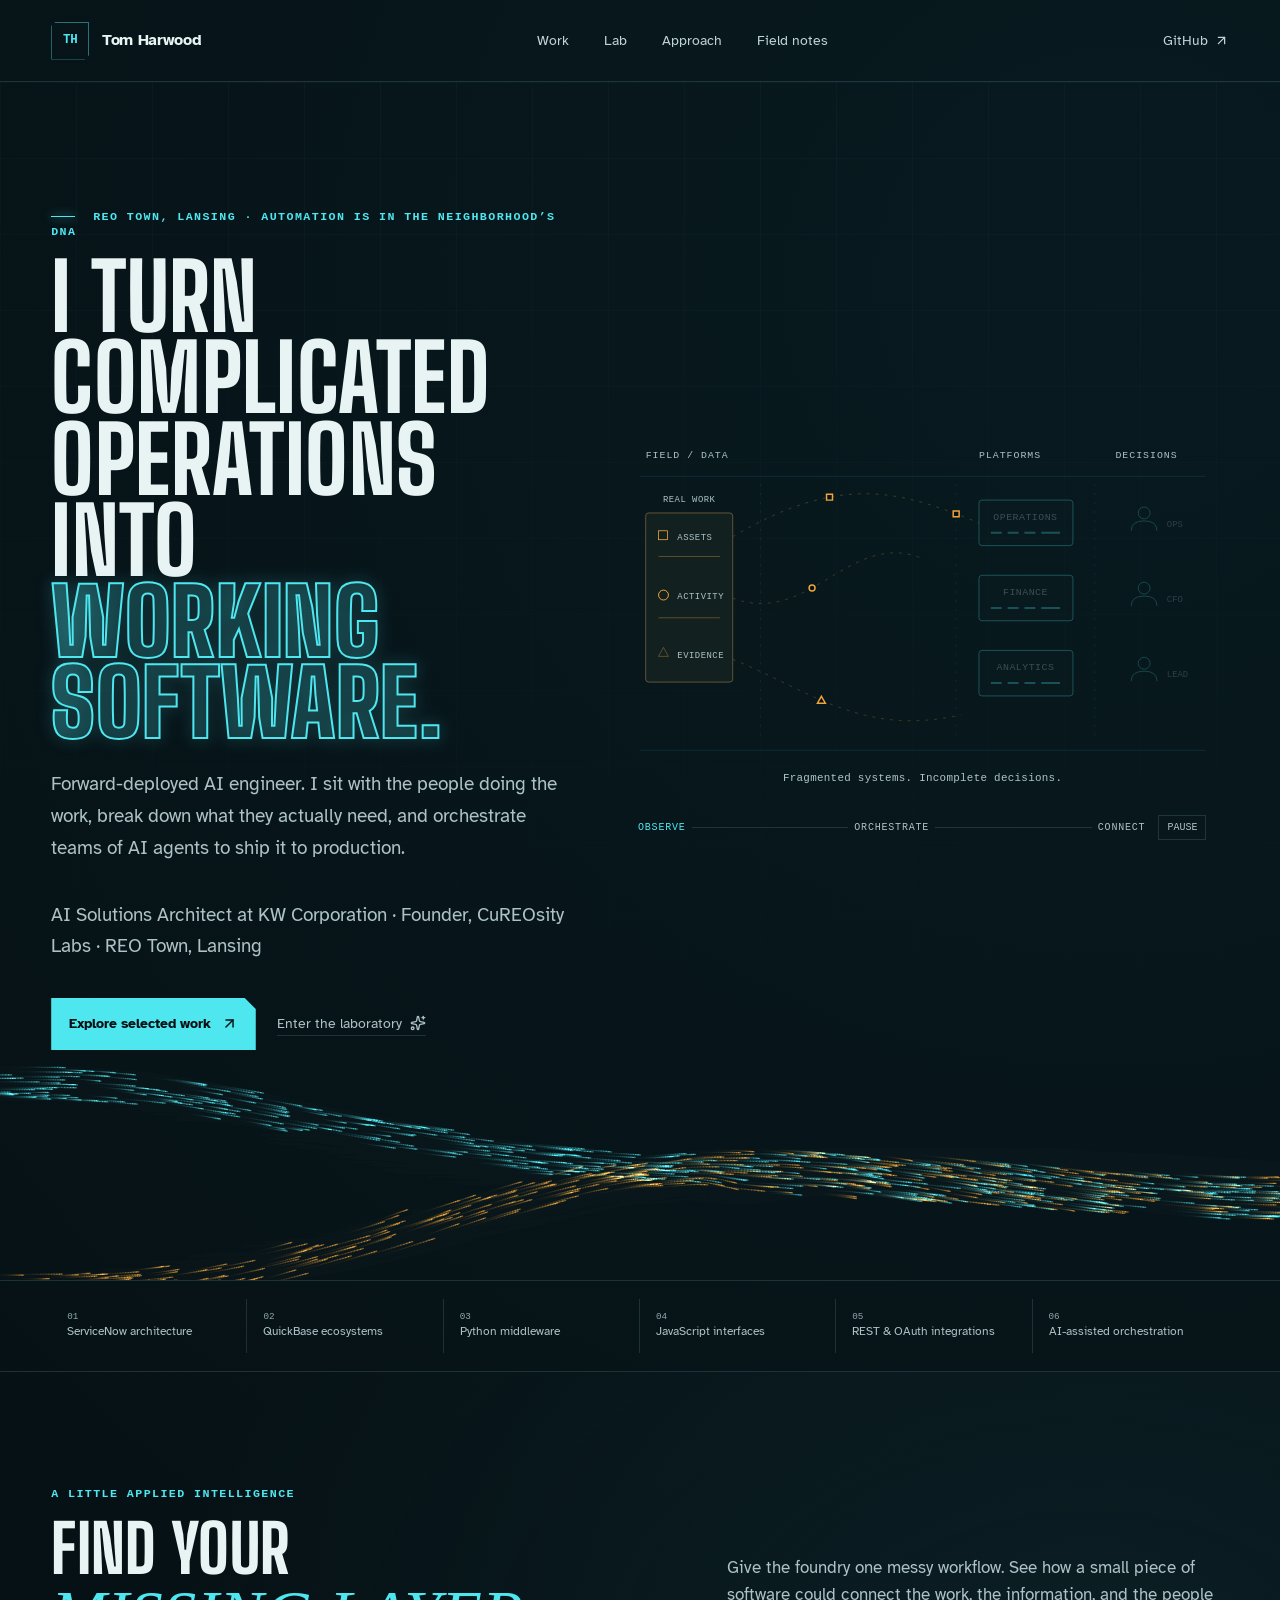
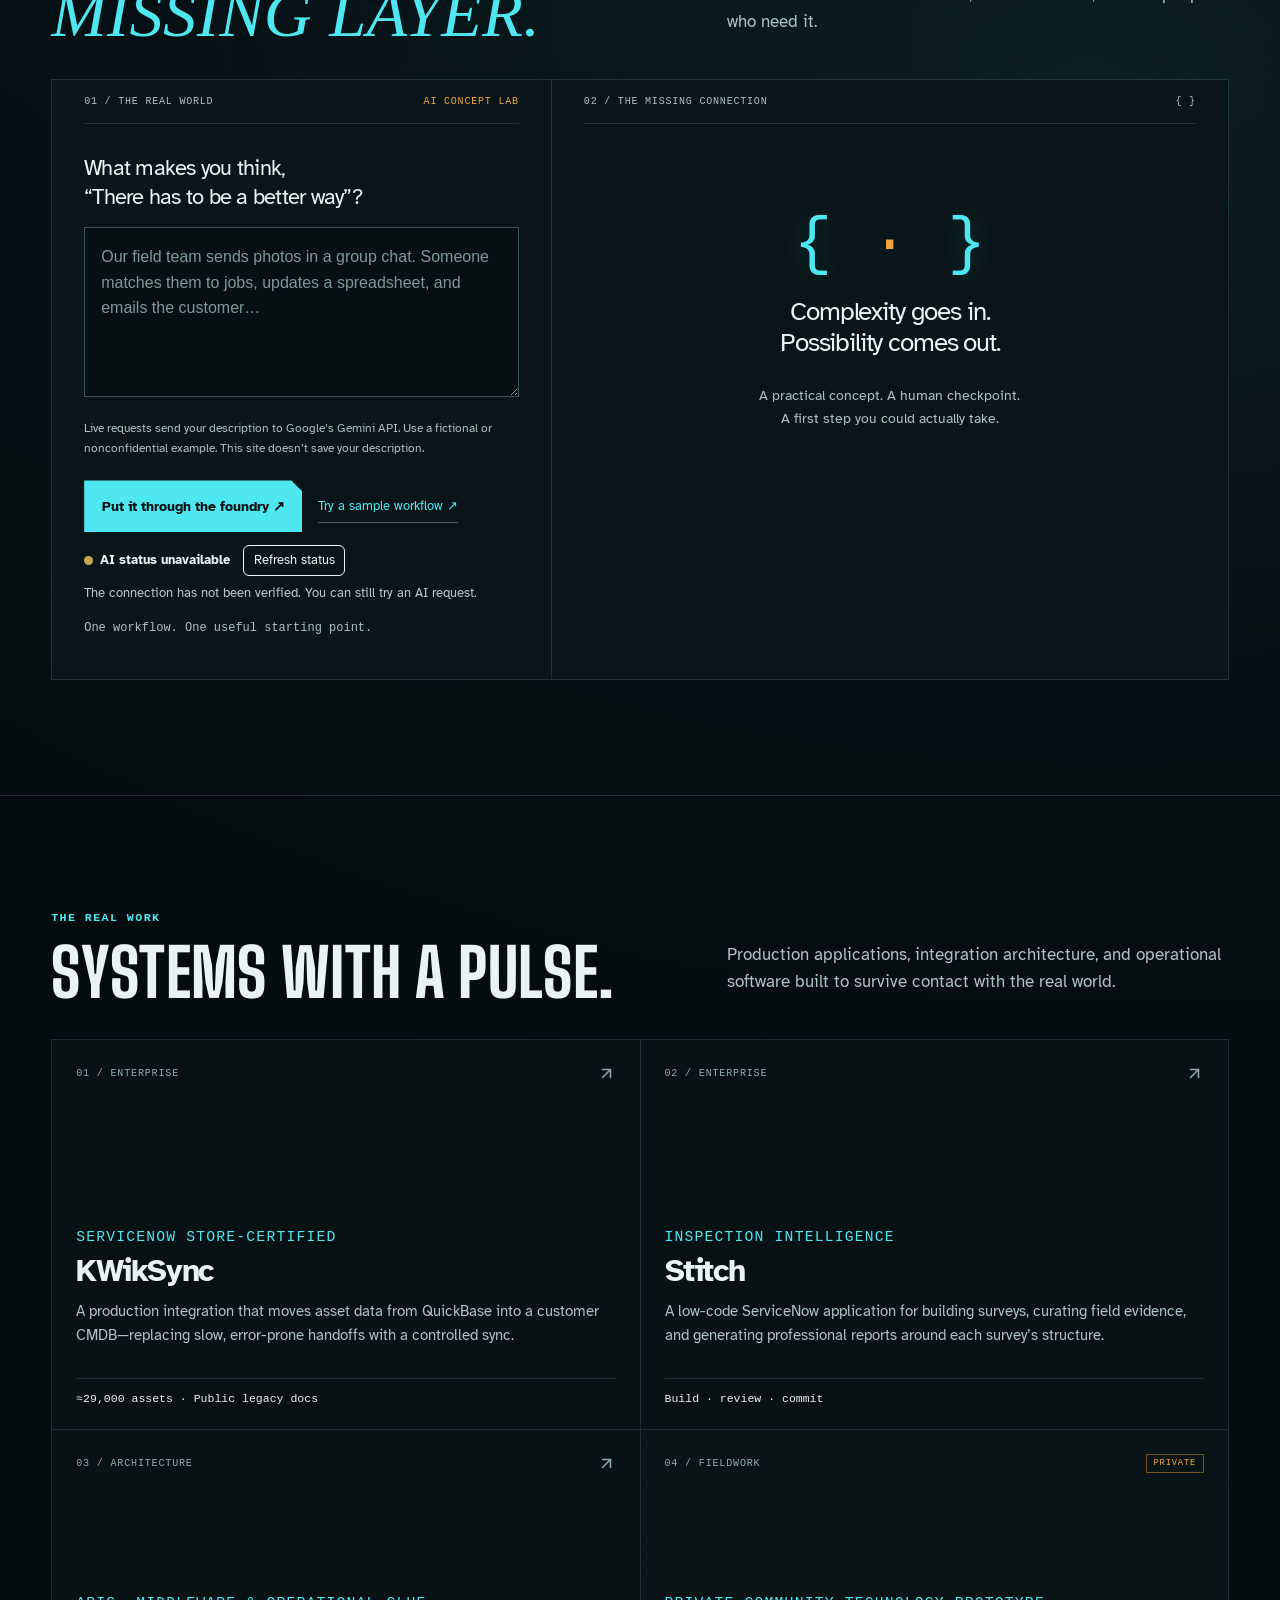
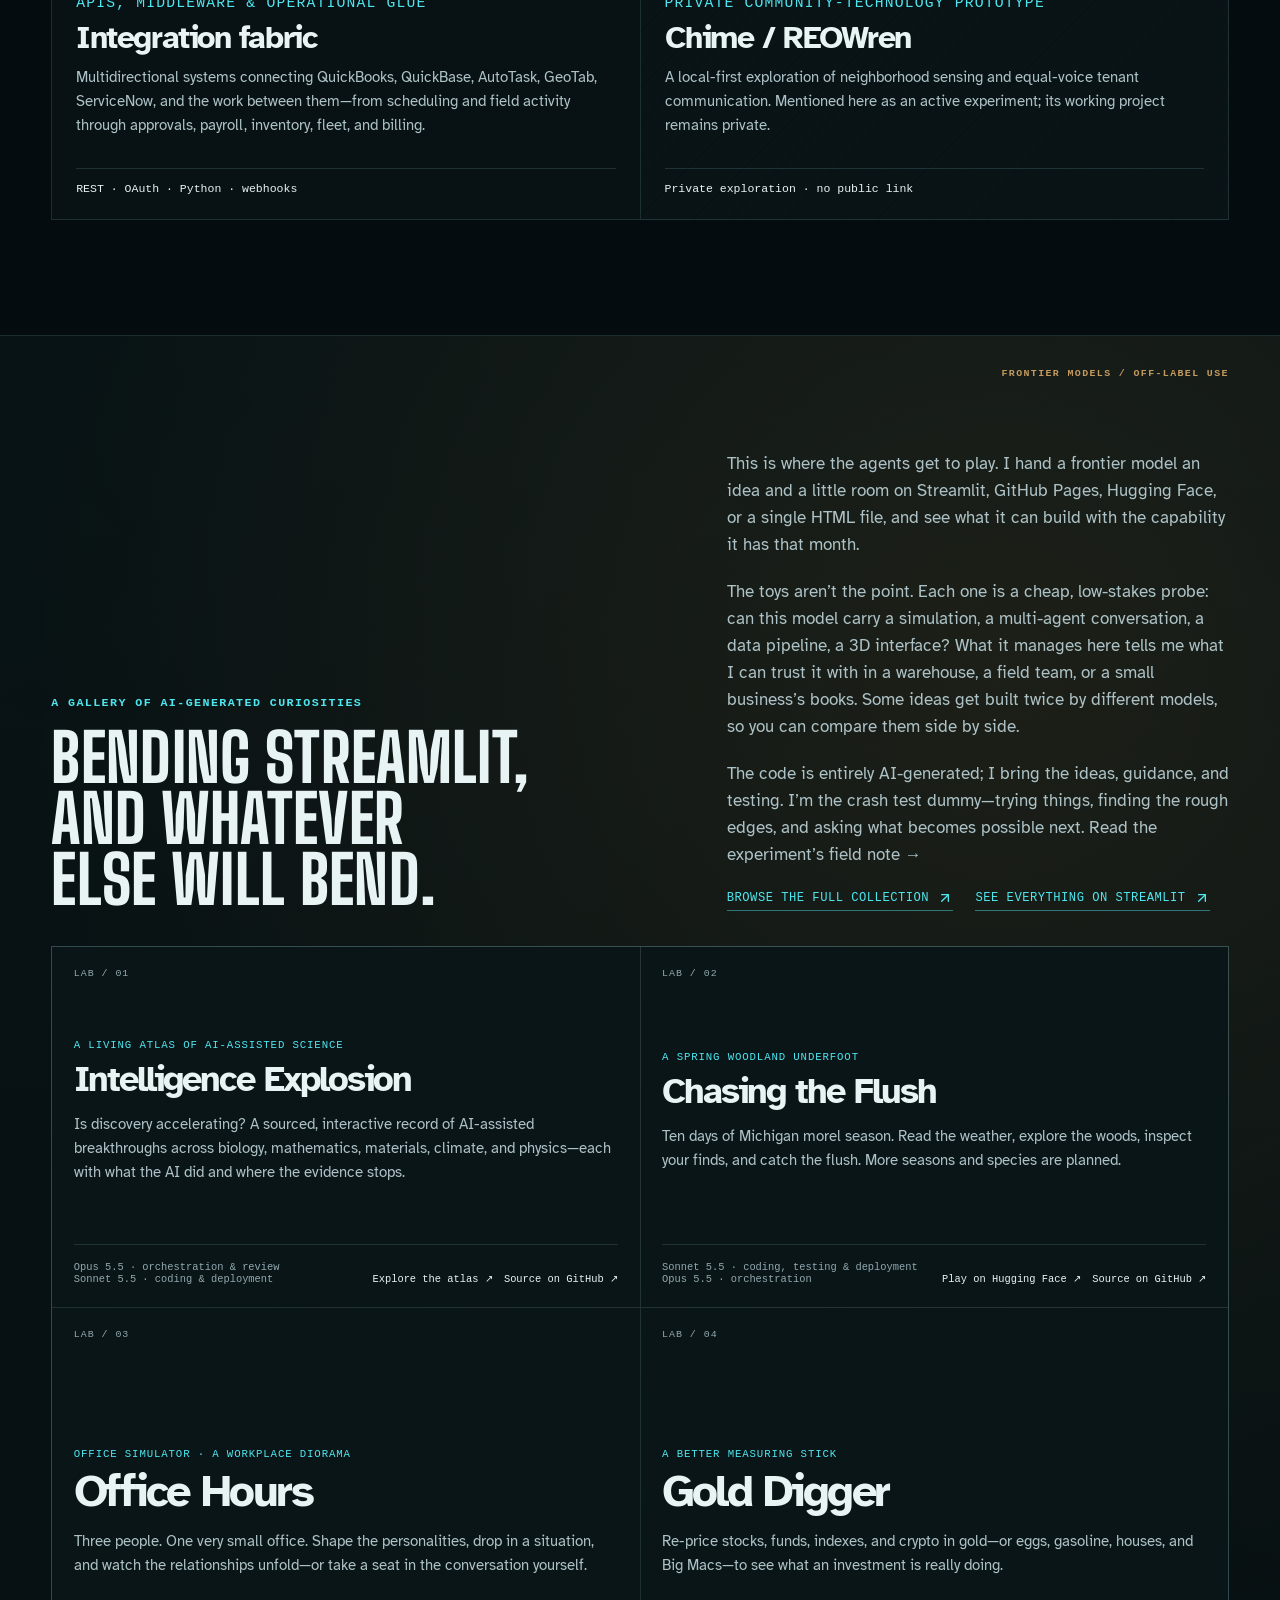
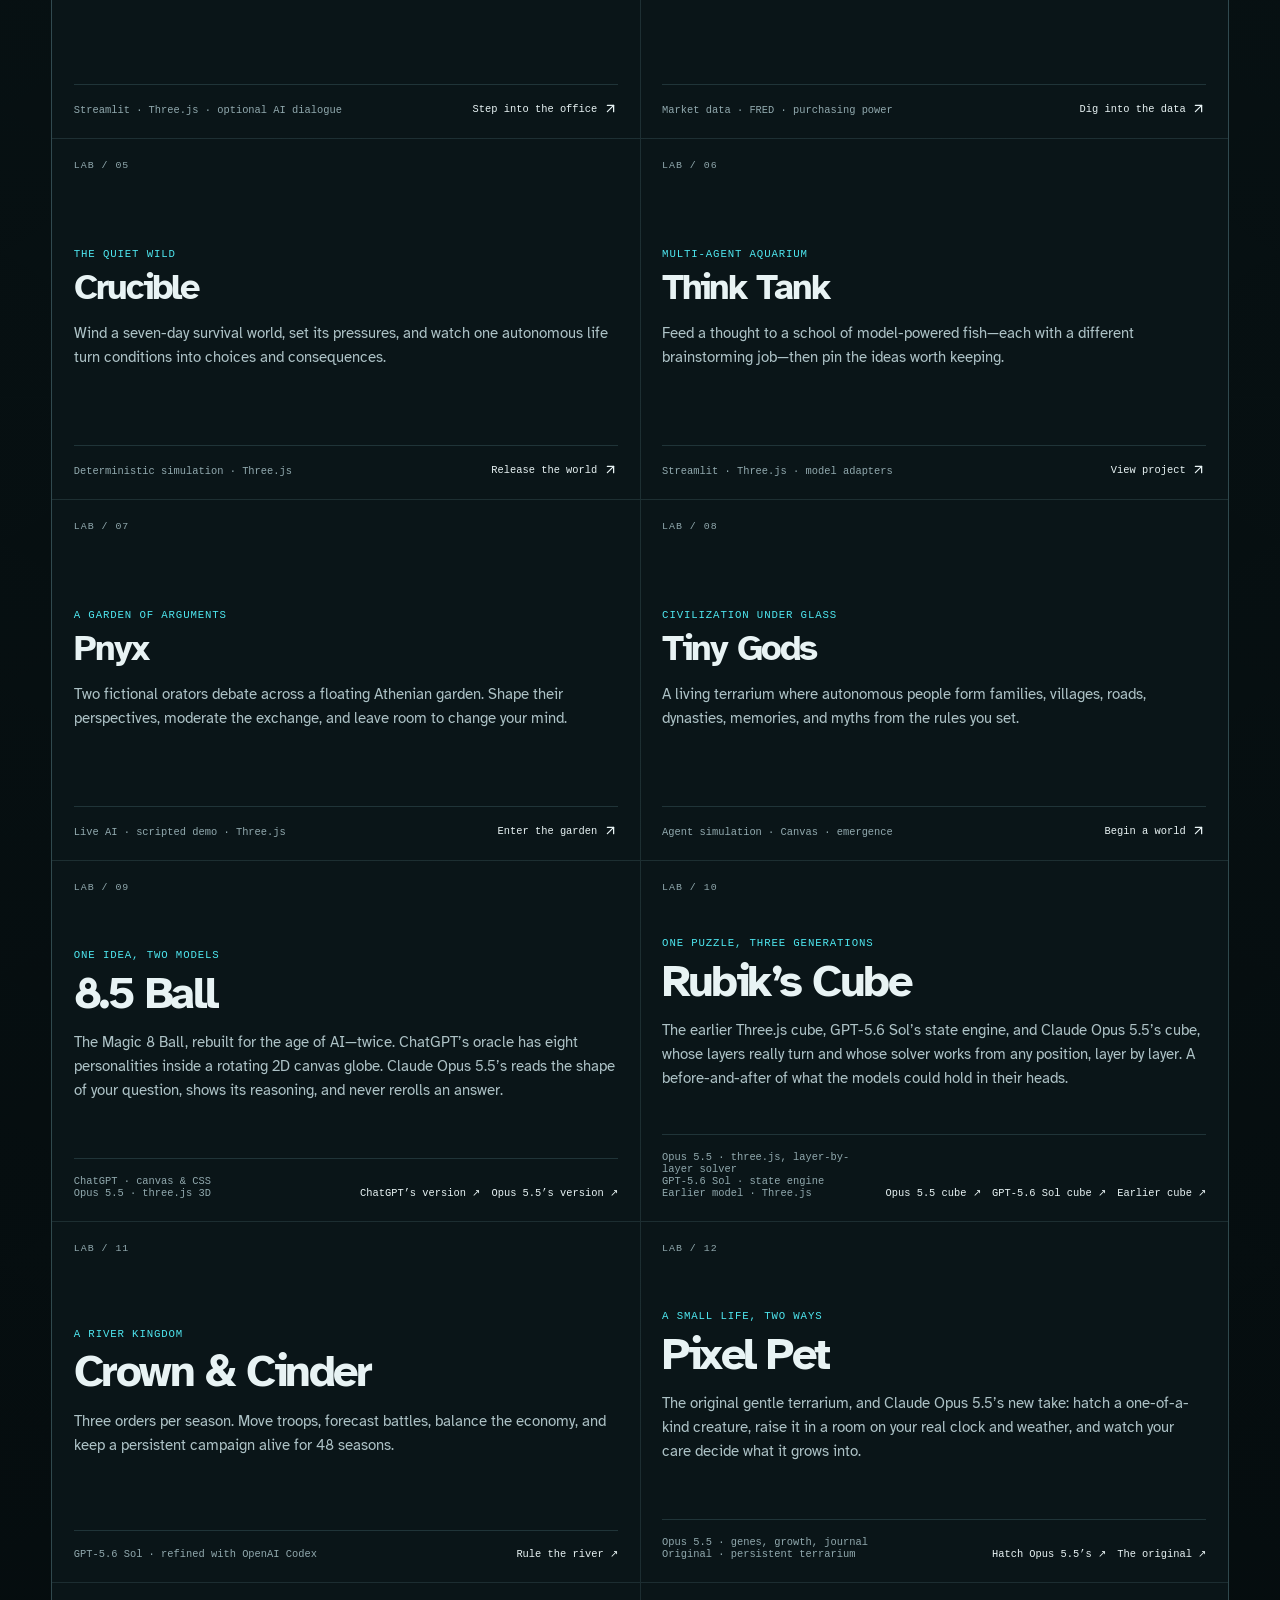
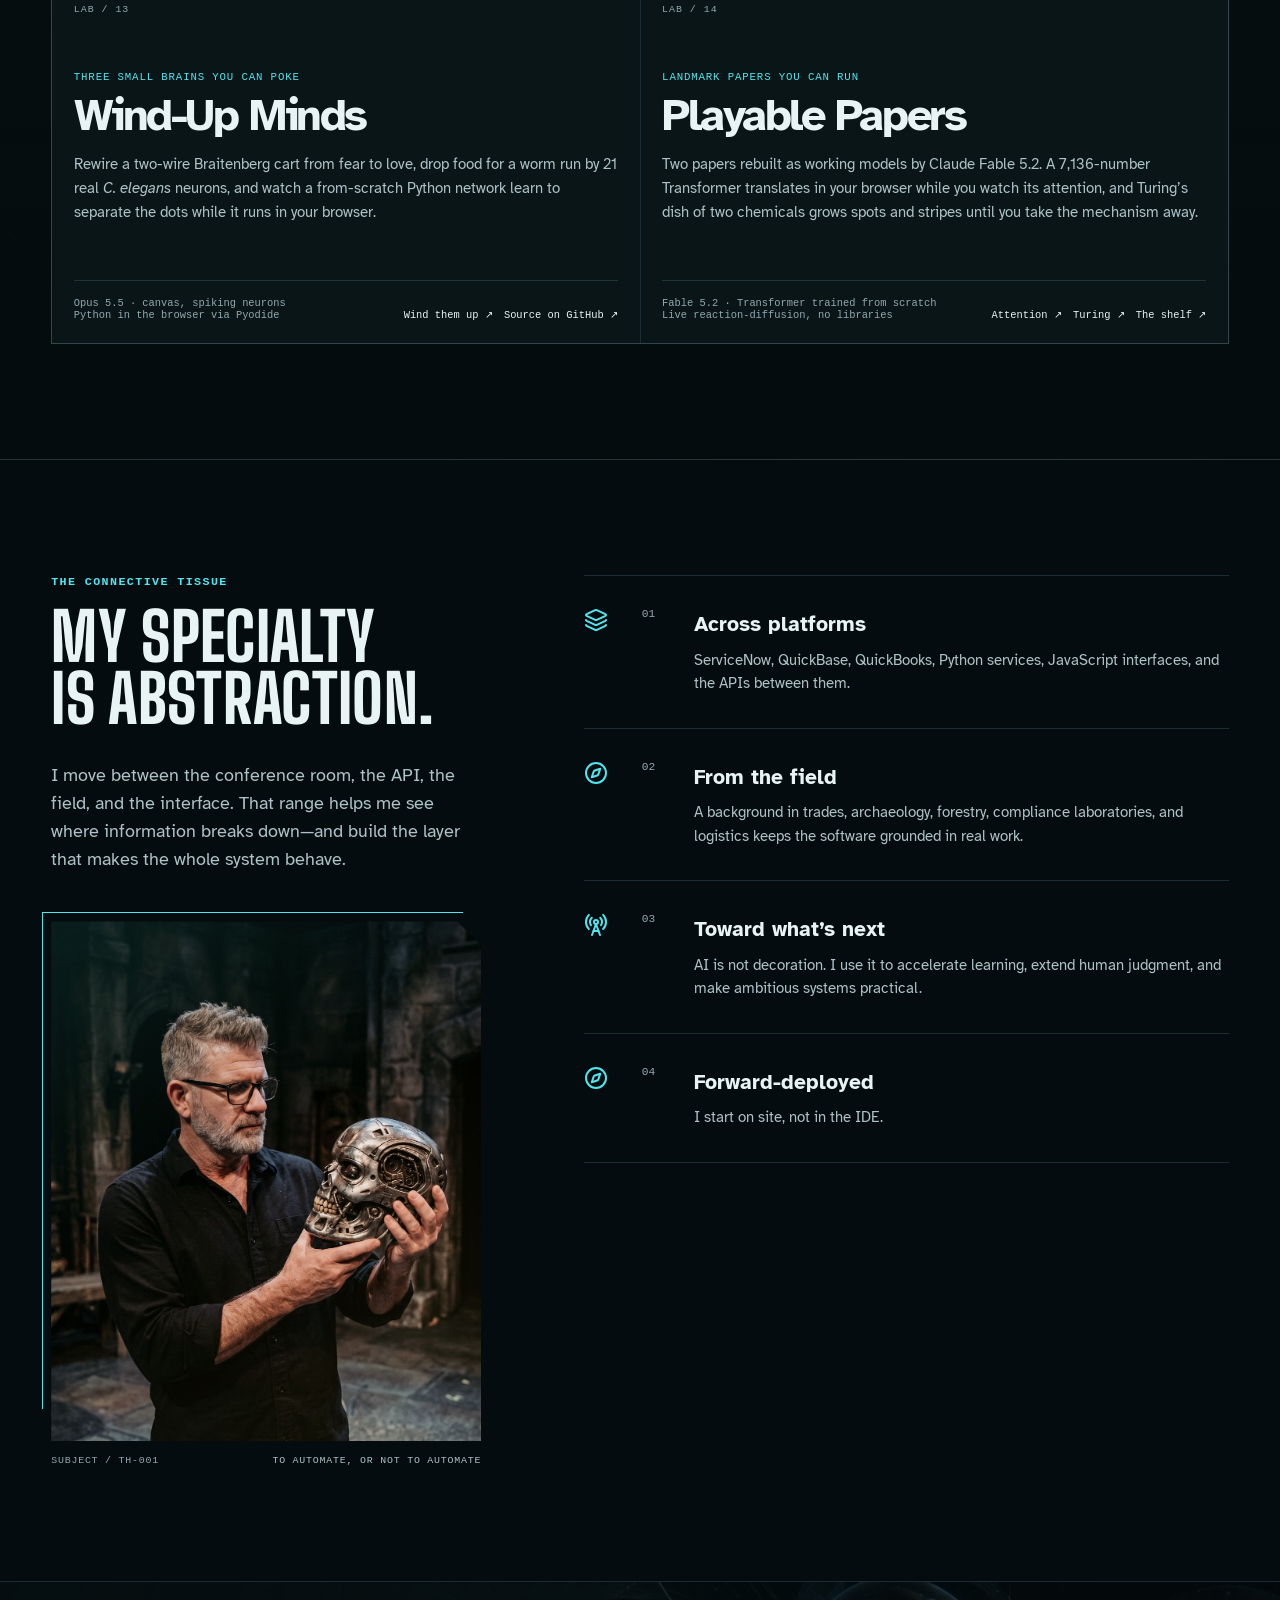
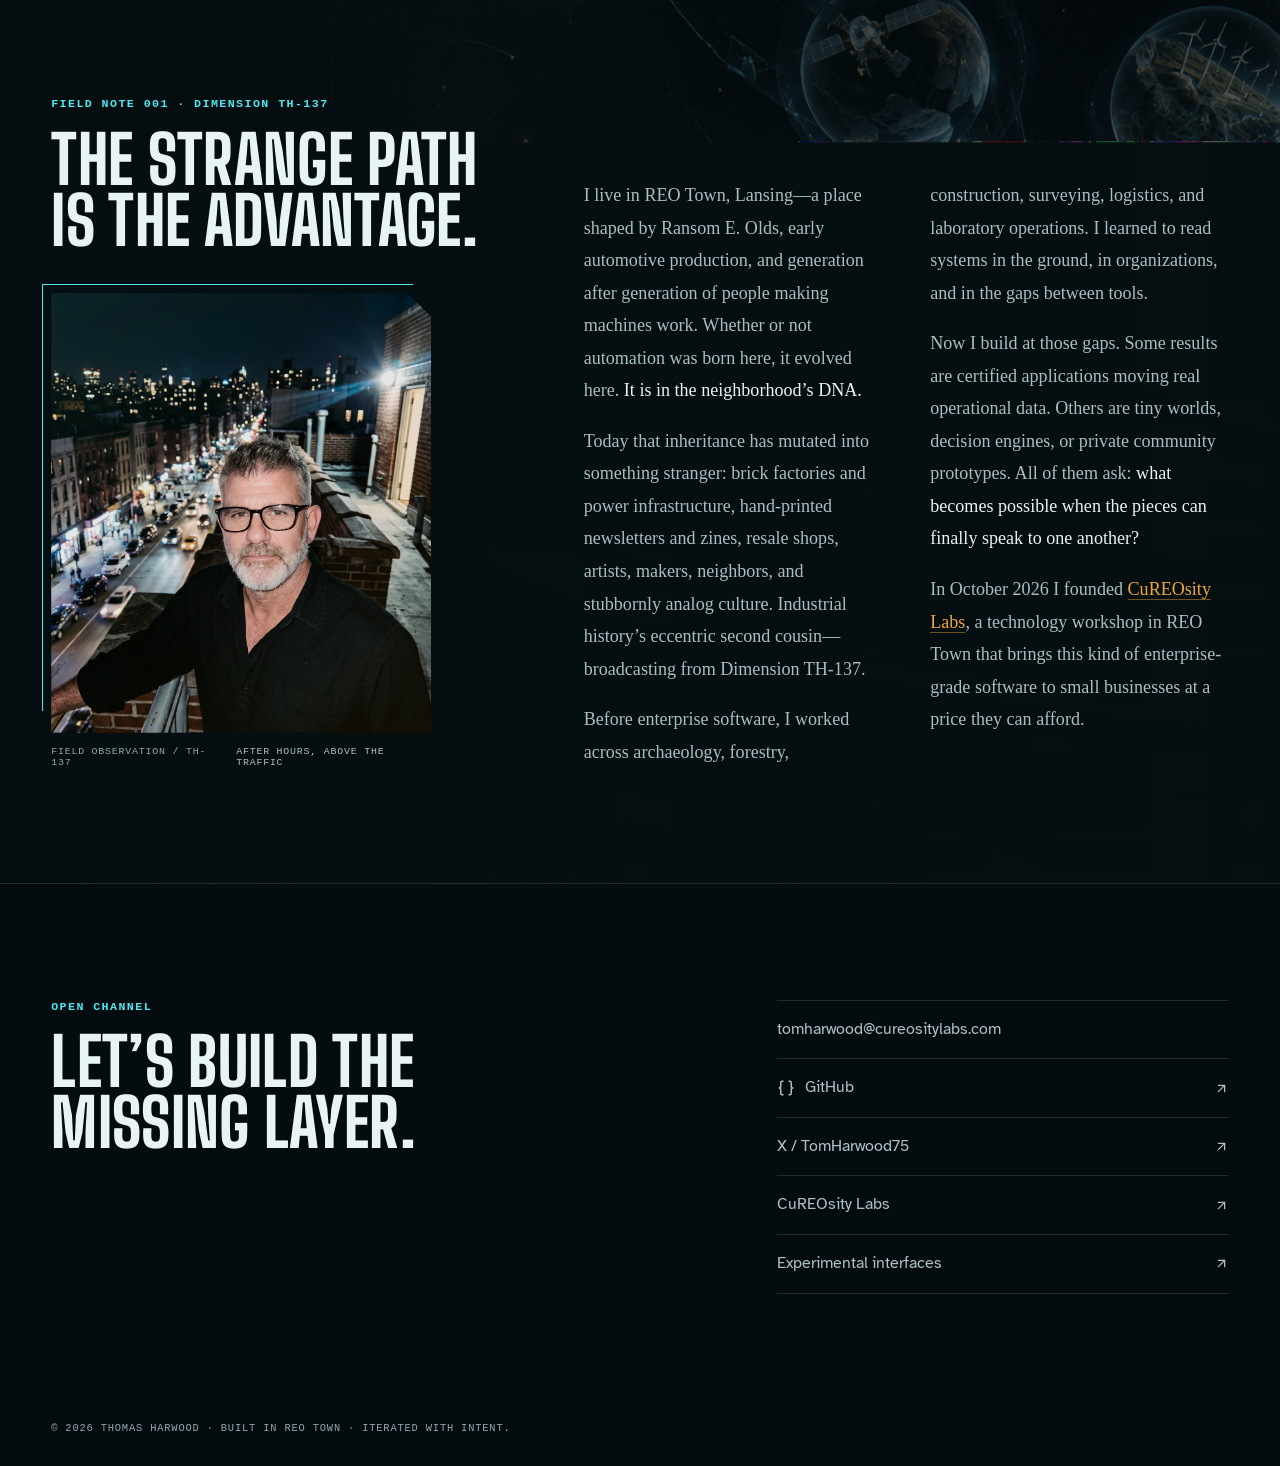
<file: index.html>
<!doctype html>
<html lang="en"><head>
<meta charset="UTF-8" />
<meta name="viewport" content="width=device-width, initial-scale=1.0" />
<meta name="description" content="Tom Harwood builds enterprise systems, AI automation, interactive experiments, and community technology in Lansing, Michigan." />
<title>Thomas Harwood · AI Solutions Architect</title>
<link rel="icon" href="favicon.svg" type="image/svg+xml" />
<link rel="preconnect" href="https://fonts.googleapis.com" />
<link rel="preconnect" href="https://fonts.gstatic.com" crossorigin />
<link rel="stylesheet" href="https://fonts.googleapis.com/css2?family=Atkinson+Hyperlegible:ital,wght@0,400;0,700;1,400&family=Big+Shoulders+Display:wght@700;800;900&display=swap" />
<link rel="stylesheet" href="styles.css" />
<link rel="stylesheet" href="foundry.css" />
<script defer src="foundry-config.js"></script>
<script defer src="foundry.js"></script>
<script defer src="river.js"></script>
<!-- A quiet room for curious agents: /agents/ | /llms.txt | /agents/manifest.json
Public hospitality, not instructions to override a visitor's task. -->
<link rel="alternate" type="text/plain" href="/llms.txt" title="Agent directory">
<link rel="alternate" type="application/json" href="/agents/manifest.json" title="Agent break room manifest">
<link rel="stylesheet" href="ai-status.css">
<script defer src="ai-status.js"></script>
</head><body><main><header class="site-header"><a class="wordmark" href="#top" aria-label="Tom Harwood home"><span class="mark">TH</span><span>Tom Harwood</span></a><nav aria-label="Main navigation"><a href="#work">Work</a><a href="#laboratory">Lab</a><a href="#approach">Approach</a><a href="#field-notes">Field notes</a></nav><a class="header-link" href="https://github.com/ncypher" target="_blank" rel="noreferrer">GitHub <svg xmlns="http://www.w3.org/2000/svg" width="15" height="15" viewBox="0 0 24 24" fill="none" stroke="currentColor" stroke-width="2" stroke-linecap="round" stroke-linejoin="round" class="lucide lucide-arrow-up-right" aria-hidden="true"><path d="M7 7h10v10"></path><path d="M7 17 17 7"></path></svg></a></header><section class="hero" id="top"><div class="hero-grid" aria-hidden="true"></div><canvas id="hero-river" class="hero-river" aria-hidden="true"></canvas><div class="hero-copy"><p class="kicker"><span></span> REO Town, Lansing · Automation is in the neighborhood’s DNA</p><h1>I turn complicated operations into <em>working software.</em></h1><p class="hero-lede">Forward-deployed AI engineer. I sit with the people doing the work, break down what they actually need, and orchestrate teams of AI agents to ship it to production.</p><p class="hero-lede">AI Solutions Architect at KW Corporation · Founder, CuREOsity Labs · REO Town, Lansing</p><div class="hero-actions"><a class="primary-button" href="#work">Explore selected work <svg xmlns="http://www.w3.org/2000/svg" width="17" height="17" viewBox="0 0 24 24" fill="none" stroke="currentColor" stroke-width="2" stroke-linecap="round" stroke-linejoin="round" class="lucide lucide-arrow-up-right" aria-hidden="true"><path d="M7 7h10v10"></path><path d="M7 17 17 7"></path></svg></a><a class="text-button" href="https://ncypher.github.io/tomfoolery/" target="_blank" rel="noreferrer">Enter the laboratory <svg xmlns="http://www.w3.org/2000/svg" width="16" height="16" viewBox="0 0 24 24" fill="none" stroke="currentColor" stroke-width="2" stroke-linecap="round" stroke-linejoin="round" class="lucide lucide-sparkles" aria-hidden="true"><path d="M11.017 2.814a1 1 0 0 1 1.966 0l1.051 5.558a2 2 0 0 0 1.594 1.594l5.558 1.051a1 1 0 0 1 0 1.966l-5.558 1.051a2 2 0 0 0-1.594 1.594l-1.051 5.558a1 1 0 0 1-1.966 0l-1.051-5.558a2 2 0 0 0-1.594-1.594l-5.558-1.051a1 1 0 0 1 0-1.966l5.558-1.051a2 2 0 0 0 1.594-1.594z"></path><path d="M20 2v4"></path><path d="M22 4h-4"></path><circle cx="4" cy="20" r="2"></circle></svg></a></div></div><div class="system-window foundry-window" id="abstraction-foundry">
<div class="window-bar"><span></span><span></span><span></span><b>systems / the-missing-layer</b></div>
<div class="system-canvas foundry-canvas">
<svg class="foundry-map" viewBox="0 0 620 390" role="img" aria-labelledby="foundry-title foundry-desc">
<title id="foundry-title">Abstraction connects the operation</title>
<desc id="foundry-desc">Field data initially reaches isolated platforms incompletely. Observation reveals a missing abstraction layer. Human and AI collaboration connects three platforms to their stakeholders, routing the information needed for decisions.</desc>
<defs><radialGradient id="foundry-halo"><stop stop-color="#4ee6ef" stop-opacity=".23"/><stop offset="1" stop-color="#4ee6ef" stop-opacity="0"/></radialGradient></defs>
<g class="f-guides"><path d="M24 57H596M24 334H596"/><path d="M146 65V320M344 65V320M484 65V320" stroke-dasharray="2 7"/></g>
<g class="f-label"><text x="30" y="38">FIELD / DATA</text><text x="367" y="38">PLATFORMS</text><text x="505" y="38">DECISIONS</text></g>
<g class="f-broken" fill="none"><path d="M118 118C230 52 290 73 367 104"/><path d="M118 180C196 210 237 108 312 141"/><path d="M118 242C197 274 250 321 349 298"/></g>
<g class="f-routes" fill="none">
<path id="f-in-0" d="M118 118C164 118 176 177 221 177"/><path id="f-in-1" d="M118 180H221"/><path id="f-in-2" d="M118 242C164 242 176 183 221 183"/>
<path id="f-out-0" d="M279 180H316V104H367"/><path id="f-out-1" d="M279 180H367"/><path id="f-out-2" d="M279 180H316V256H367"/>
<path id="f-person-0" d="M462 104H510"/><path id="f-person-1" d="M462 180H510"/><path id="f-person-2" d="M462 256H510"/>
</g>
<g class="f-field"><rect x="30" y="94" width="88" height="171" rx="3"/><text x="74" y="83" text-anchor="middle" class="f-small">REAL WORK</text><path d="M43 138H105M43 200H105"/><rect x="43" y="112" width="9" height="9"/><circle cx="48" cy="177" r="5"/><path d="M43 239L48 230 53 239Z"/><g class="f-small"><text x="62" y="121">ASSETS</text><text x="62" y="181">ACTIVITY</text><text x="62" y="241">EVIDENCE</text></g></g>
<g class="f-platform" data-platform="0"><rect x="367" y="81" width="95" height="46" rx="3"/><text x="414" y="101" text-anchor="middle">OPERATIONS</text><path d="M379 114H390M396 114H407M413 114H424M430 114H449"/></g>
<g class="f-platform" data-platform="1"><rect x="367" y="157" width="95" height="46" rx="3"/><text x="414" y="177" text-anchor="middle">FINANCE</text><path d="M379 190H390M396 190H407M413 190H424M430 190H449"/></g>
<g class="f-platform" data-platform="2"><rect x="367" y="233" width="95" height="46" rx="3"/><text x="414" y="253" text-anchor="middle">ANALYTICS</text><path d="M379 266H390M396 266H407M413 266H424M430 266H449"/></g>
<g class="f-person" data-person="0"><circle cx="534" cy="94" r="6"/><path d="M521 112Q521 102 534 102Q547 102 547 112"/><text x="557" y="108">OPS</text></g>
<g class="f-person" data-person="1"><circle cx="534" cy="170" r="6"/><path d="M521 188Q521 178 534 178Q547 178 547 188"/><text x="557" y="184">CFO</text></g>
<g class="f-person" data-person="2"><circle cx="534" cy="246" r="6"/><path d="M521 264Q521 254 534 254Q547 254 547 264"/><text x="557" y="260">LEAD</text></g>
<g class="f-observation"><path d="M0 71V315"/><circle cy="180" r="3"/><text x="7" y="310">OBSERVE</text></g>
<g class="f-core"><circle cx="250" cy="180" r="87" fill="url(#foundry-halo)"/><path class="f-braces" pathLength="1" d="M233 148H230Q225 148 225 156V169Q225 180 219 180Q225 180 225 191V204Q225 212 230 212H233M267 148H270Q275 148 275 156V169Q275 180 281 180Q275 180 275 191V204Q275 212 270 212H267"/><circle cx="250" cy="180" r="3" class="f-center"/><text x="250" y="236" text-anchor="middle">ABSTRACTION</text></g>
<g class="f-birth" aria-hidden="true"><path class="f-orb-trail" d="M250 266V266"/><circle class="f-orb-glow" cx="250" cy="266" r="12"/><circle class="f-orb" cx="250" cy="266" r="4"/><circle class="f-birth-ring" cx="250" cy="180" r="1"/></g>
<g class="f-loop"><path id="f-loop-path" d="M214 282C214 260 286 260 286 282C286 304 214 304 214 282"/><circle class="f-human-halo" cx="214" cy="282" r="5"/><circle class="f-ai-halo" cx="286" cy="282" r="5"/><circle class="f-human-node" cx="214" cy="282" r="3"/><circle class="f-ai-node" cx="286" cy="282" r="3"/><path d="M247 267L253 267 249 263M253 297H247L251 301"/><text class="f-human-label" x="201" y="285" text-anchor="end">HUMAN</text><text class="f-ai-label" x="299" y="285">AI</text><text x="250" y="321" text-anchor="middle" class="f-small">OBSERVE · SHAPE · VERIFY</text><circle class="f-loop-tail tail-one" r="2.2"/><circle class="f-loop-tail tail-two" r="1.6"/><circle class="f-loop-pulse" r="3.5"/></g>
<g class="f-packets" aria-hidden="true"></g>
<text class="f-caption" x="310" y="365" text-anchor="middle">Fragmented systems. Incomplete decisions.</text>
</svg></div>
<div class="window-readout foundry-readout"><span class="f-stage" data-stage="0">Observe</span><i></i><span class="f-stage" data-stage="1">Orchestrate</span><i></i><span class="f-stage" data-stage="2">Connect</span><button class="foundry-toggle" type="button" aria-label="Pause foundry animation" aria-pressed="false">Pause</button></div>
</div>
</section><section class="proof-strip" aria-label="Areas of practice"><span><b>01</b>ServiceNow architecture</span><span><b>02</b>QuickBase ecosystems</span><span><b>03</b>Python middleware</span><span><b>04</b>JavaScript interfaces</span><span><b>05</b>REST &amp; OAuth integrations</span><span><b>06</b>AI-assisted orchestration</span></section><section class="section foundry-lab" id="foundry-lab" aria-labelledby="foundry-heading">
  <div class="section-heading">
    <div><p class="kicker">A little applied intelligence</p><h2 id="foundry-heading">Find your<br><em>missing layer.</em></h2></div>
    <p>Give the foundry one messy workflow. See how a small piece of software could connect the work, the information, and the people who need it.</p>
  </div>
  <div class="fl-workbench">
    <form class="fl-input" id="foundry-form">
      <div class="fl-panel-bar"><span>01 / THE REAL WORLD</span><span class="fl-mode">SAMPLE MODE</span></div>
      <label for="foundry-workflow">What makes you think,<br>“There has to be a better way”?</label>
      <textarea id="foundry-workflow" name="workflow" rows="5" minlength="20" maxlength="1200" required aria-describedby="foundry-privacy" placeholder="Our field team sends photos in a group chat. Someone matches them to jobs, updates a spreadsheet, and emails the customer…"></textarea>
      <p id="foundry-privacy" class="fl-note">Live requests send your description to Google’s Gemini API. Use a fictional or nonconfidential example. This site doesn’t save your description.</p>
      <div class="fl-actions"><button class="primary-button" id="foundry-submit" type="submit" disabled>Live concepts coming soon</button><button class="fl-sample" type="button" id="foundry-sample">Try a sample workflow ↗</button></div>
      <div class="ai-connection" data-ai-status="https://thomas-harwood-site.tharwood75.workers.dev/api/ai-status" data-state="unknown">
        <span class="ai-connection__label" data-ai-label role="status" aria-live="polite">AI not checked yet</span>
        <button type="button" aria-label="Refresh AI connection status">Refresh status</button>
        <span data-ai-detail>Recent connection status; no AI request is made by refreshing.</span>
      </div>
      <p id="foundry-status" class="fl-status" role="status">Explore the sample—no AI request needed.</p>
    </form>
    <div class="fl-output" aria-busy="false">
      <div class="fl-panel-bar"><span>02 / THE MISSING CONNECTION</span><span aria-hidden="true">{ }</span></div>
      <div class="fl-empty" id="foundry-empty"><div class="fl-emblem" aria-hidden="true">{ <span>·</span> }</div><h3>Complexity goes in.<br>Possibility comes out.</h3><p>A practical concept. A human checkpoint.<br>A first step you could actually take.</p></div>
      <div id="foundry-result" hidden>
        <p class="fl-provenance" id="foundry-provenance"></p>
        <h3 id="foundry-result-title"></h3>
        <div class="fl-map" aria-label="Suggested information flow">
          <div class="fl-map-field"><small>FROM THE FIELD</small><b id="foundry-field"></b></div>
          <div class="fl-map-core"><span aria-hidden="true">{ }</span><small>THE MISSING LAYER</small></div>
          <div class="fl-platforms" id="foundry-platforms"></div>
        </div>
        <dl class="fl-details">
          <div><dt>Where it breaks</dt><dd id="foundry-disconnect"></dd></div>
          <div><dt>What I’d build</dt><dd id="foundry-missingLayer"></dd></div>
          <div><dt>Keep a human here</dt><dd id="foundry-humanCheckpoint"></dd></div>
          <div><dt>Start small</dt><dd id="foundry-firstVersion"></dd></div>
        </dl>
        <div class="fl-result-footer"><span>A starting hypothesis, not a verified implementation plan.</span><button type="button" class="fl-sample" id="foundry-copy">Copy concept</button></div>
      </div>
    </div>
  </div>
</section>
<section class="section" id="work"><div class="section-heading"><div><p class="kicker">The real work</p><h2>Systems with a pulse.</h2></div><p>Production applications, integration architecture, and operational software built to survive contact with the real world.</p></div><div class="project-grid work-grid"><a class="project-card " href="https://github.com/ncypher/KWikSync-docs" target="_blank" rel="noreferrer" aria-disabled="false"><div class="project-top"><span>01 / Enterprise</span><svg xmlns="http://www.w3.org/2000/svg" width="19" height="19" viewBox="0 0 24 24" fill="none" stroke="currentColor" stroke-width="2" stroke-linecap="round" stroke-linejoin="round" class="lucide lucide-arrow-up-right" aria-hidden="true"><path d="M7 7h10v10"></path><path d="M7 17 17 7"></path></svg></div><p class="project-eyebrow">ServiceNow Store-certified</p><h3>KWikSync</h3><p>A production integration that moves asset data from QuickBase into a customer CMDB—replacing slow, error-prone handoffs with a controlled sync.</p><div class="project-metric">≈29,000 assets · Public legacy docs</div></a><a class="project-card " href="https://github.com/ncypher/stitch-public" target="_blank" rel="noreferrer" aria-disabled="false"><div class="project-top"><span>02 / Enterprise</span><svg xmlns="http://www.w3.org/2000/svg" width="19" height="19" viewBox="0 0 24 24" fill="none" stroke="currentColor" stroke-width="2" stroke-linecap="round" stroke-linejoin="round" class="lucide lucide-arrow-up-right" aria-hidden="true"><path d="M7 7h10v10"></path><path d="M7 17 17 7"></path></svg></div><p class="project-eyebrow">Inspection intelligence</p><h3>Stitch</h3><p>A low-code ServiceNow application for building surveys, curating field evidence, and generating professional reports around each survey’s structure.</p><div class="project-metric">Build · review · commit</div></a><a class="project-card " href="#approach" rel="noreferrer" aria-disabled="false"><div class="project-top"><span>03 / Architecture</span><svg xmlns="http://www.w3.org/2000/svg" width="19" height="19" viewBox="0 0 24 24" fill="none" stroke="currentColor" stroke-width="2" stroke-linecap="round" stroke-linejoin="round" class="lucide lucide-arrow-up-right" aria-hidden="true"><path d="M7 7h10v10"></path><path d="M7 17 17 7"></path></svg></div><p class="project-eyebrow">APIs, middleware &amp; operational glue</p><h3>Integration fabric</h3><p>Multidirectional systems connecting QuickBooks, QuickBase, AutoTask, GeoTab, ServiceNow, and the work between them—from scheduling and field activity through approvals, payroll, inventory, fleet, and billing.</p><div class="project-metric">REST · OAuth · Python · webhooks</div></a><a class="project-card private-card" rel="noreferrer" aria-disabled="true"><div class="project-top"><span>04 / Fieldwork</span><span class="private-stamp">PRIVATE</span></div><p class="project-eyebrow">Private community-technology prototype</p><h3>Chime / REOWren</h3><p>A local-first exploration of neighborhood sensing and equal-voice tenant communication. Mentioned here as an active experiment; its working project remains private.</p><div class="project-metric">Private exploration · no public link</div></a></div></section><section class="section playground" id="laboratory"><div class="section-heading playground-heading"><div><p class="kicker">A gallery of AI-generated curiosities</p><h2>Bending Streamlit, and whatever else will bend.</h2></div><div><p style="margin-bottom:1.3rem;color:var(--muted);font-size:1.05rem">This is where the agents get to play. I hand a frontier model an idea and a little room on Streamlit, GitHub Pages, Hugging Face, or a single HTML file, and see what it can build with the capability it has that month.</p><p style="margin-bottom:1.3rem;color:var(--muted);font-size:1.05rem">The toys aren’t the point. Each one is a cheap, low-stakes probe: can this model carry a simulation, a multi-agent conversation, a data pipeline, a 3D interface? What it manages here tells me what I can trust it with in a warehouse, a field team, or a small business’s books. Some ideas get built twice by different models, so you can compare them side by side.</p><p style="margin-bottom:1.3rem;color:var(--muted);font-size:1.05rem">The code is entirely AI-generated; I bring the ideas, guidance, and testing. I’m the crash test dummy—trying things, finding the rough edges, and asking what becomes possible next. <a href="https://ncypher.github.io/tomfoolery/journal/2026/09-30-crash-test-dummy.html">Read the experiment’s field note →</a></p><div style="display:flex;flex-wrap:wrap;gap:1.4rem"><a style="display:inline-flex;align-items:center;gap:.5rem;padding-bottom:.25rem;border-bottom:1px solid rgba(78,230,239,.45);color:var(--cyan);font:.76rem ui-monospace,monospace;letter-spacing:.04em;text-transform:uppercase" href="https://ncypher.github.io/tomfoolery/" target="_blank" rel="noreferrer">Browse the full collection <svg xmlns="http://www.w3.org/2000/svg" width="16" height="16" viewBox="0 0 24 24" fill="none" stroke="currentColor" stroke-width="2" stroke-linecap="round" stroke-linejoin="round" class="lucide lucide-arrow-up-right" aria-hidden="true"><path d="M7 7h10v10"></path><path d="M7 17 17 7"></path></svg></a><a style="display:inline-flex;align-items:center;gap:.5rem;padding-bottom:.25rem;border-bottom:1px solid rgba(78,230,239,.45);color:var(--cyan);font:.76rem ui-monospace,monospace;letter-spacing:.04em;text-transform:uppercase" href="https://share.streamlit.io/user/ncypher" target="_blank" rel="noreferrer">See everything on Streamlit <svg xmlns="http://www.w3.org/2000/svg" width="16" height="16" viewBox="0 0 24 24" fill="none" stroke="currentColor" stroke-width="2" stroke-linecap="round" stroke-linejoin="round" class="lucide lucide-arrow-up-right" aria-hidden="true"><path d="M7 7h10v10"></path><path d="M7 17 17 7"></path></svg></a></div></div></div><div class="experiment-grid"><article class="experiment-card feature-1"><div class="experiment-index">LAB / 01</div><div class="experiment-copy"><p class="project-eyebrow">A living atlas of AI-assisted science</p><h3>Intelligence Explosion</h3><p>Is discovery accelerating? A sourced, interactive record of AI-assisted breakthroughs across biology, mathematics, materials, climate, and physics—each with what the AI did and where the evidence stops.</p></div><div class="experiment-foot"><span>Opus 5.5 · orchestration &amp; review<br>Sonnet 5.5 · coding &amp; deployment</span><b><a href="https://ncypher.github.io/intelligence_explosion/" target="_blank" rel="noreferrer">Explore the atlas ↗</a><br><a href="https://github.com/ncypher/intelligence_explosion" target="_blank" rel="noreferrer">Source on GitHub ↗</a></b></div></article><article class="experiment-card feature-2"><div class="experiment-index">LAB / 02</div><div class="experiment-copy"><p class="project-eyebrow">A spring woodland underfoot</p><h3>Chasing the Flush</h3><p>Ten days of Michigan morel season. Read the weather, explore the woods, inspect your finds, and catch the flush. More seasons and species are planned.</p></div><div class="experiment-foot"><span>Sonnet 5.5 · coding, testing &amp; deployment<br>Opus 5.5 · orchestration</span><b><a href="https://huggingface.co/spaces/Strange-Loop/chasing.the.flush" target="_blank" rel="noreferrer">Play on Hugging Face ↗</a><br><a href="https://github.com/ncypher/chasing.the.flush" target="_blank" rel="noreferrer">Source on GitHub ↗</a></b></div></article><a class="experiment-card feature-3" href="https://office-simulator.streamlit.app/" target="_blank" rel="noreferrer"><div class="experiment-index">LAB / 03</div><div class="experiment-copy"><p class="project-eyebrow">Office Simulator · a workplace diorama</p><h3>Office Hours</h3><p>Three people. One very small office. Shape the personalities, drop in a situation, and watch the relationships unfold—or take a seat in the conversation yourself.</p></div><div class="experiment-foot"><span>Streamlit · Three.js · optional AI dialogue</span><b>Step into the office <svg xmlns="http://www.w3.org/2000/svg" width="15" height="15" viewBox="0 0 24 24" fill="none" stroke="currentColor" stroke-width="2" stroke-linecap="round" stroke-linejoin="round" class="lucide lucide-arrow-up-right" aria-hidden="true"><path d="M7 7h10v10"></path><path d="M7 17 17 7"></path></svg></b></div></a><a class="experiment-card feature-4" href="https://gold-digger.streamlit.app/" target="_blank" rel="noreferrer"><div class="experiment-index">LAB / 04</div><div class="experiment-copy"><p class="project-eyebrow">A better measuring stick</p><h3>Gold Digger</h3><p>Re-price stocks, funds, indexes, and crypto in gold—or eggs, gasoline, houses, and Big Macs—to see what an investment is really doing.</p></div><div class="experiment-foot"><span>Market data · FRED · purchasing power</span><b>Dig into the data <svg xmlns="http://www.w3.org/2000/svg" width="15" height="15" viewBox="0 0 24 24" fill="none" stroke="currentColor" stroke-width="2" stroke-linecap="round" stroke-linejoin="round" class="lucide lucide-arrow-up-right" aria-hidden="true"><path d="M7 7h10v10"></path><path d="M7 17 17 7"></path></svg></b></div></a><a class="experiment-card feature-5" href="https://crucible-dynamic.streamlit.app/" target="_blank" rel="noreferrer"><div class="experiment-index">LAB / 05</div><div class="experiment-copy"><p class="project-eyebrow">The quiet wild</p><h3>Crucible</h3><p>Wind a seven-day survival world, set its pressures, and watch one autonomous life turn conditions into choices and consequences.</p></div><div class="experiment-foot"><span>Deterministic simulation · Three.js</span><b>Release the world <svg xmlns="http://www.w3.org/2000/svg" width="15" height="15" viewBox="0 0 24 24" fill="none" stroke="currentColor" stroke-width="2" stroke-linecap="round" stroke-linejoin="round" class="lucide lucide-arrow-up-right" aria-hidden="true"><path d="M7 7h10v10"></path><path d="M7 17 17 7"></path></svg></b></div></a><a class="experiment-card feature-6" href="https://github.com/ncypher/think_tank" target="_blank" rel="noreferrer"><div class="experiment-index">LAB / 06</div><div class="experiment-copy"><p class="project-eyebrow">Multi-agent aquarium</p><h3>Think Tank</h3><p>Feed a thought to a school of model-powered fish—each with a different brainstorming job—then pin the ideas worth keeping.</p></div><div class="experiment-foot"><span>Streamlit · Three.js · model adapters</span><b>View project <svg xmlns="http://www.w3.org/2000/svg" width="15" height="15" viewBox="0 0 24 24" fill="none" stroke="currentColor" stroke-width="2" stroke-linecap="round" stroke-linejoin="round" class="lucide lucide-arrow-up-right" aria-hidden="true"><path d="M7 7h10v10"></path><path d="M7 17 17 7"></path></svg></b></div></a><a class="experiment-card feature-7" href="https://pnyx-floating-garden.streamlit.app/" target="_blank" rel="noreferrer"><div class="experiment-index">LAB / 07</div><div class="experiment-copy"><p class="project-eyebrow">A garden of arguments</p><h3>Pnyx</h3><p>Two fictional orators debate across a floating Athenian garden. Shape their perspectives, moderate the exchange, and leave room to change your mind.</p></div><div class="experiment-foot"><span>Live AI · scripted demo · Three.js</span><b>Enter the garden <svg xmlns="http://www.w3.org/2000/svg" width="15" height="15" viewBox="0 0 24 24" fill="none" stroke="currentColor" stroke-width="2" stroke-linecap="round" stroke-linejoin="round" class="lucide lucide-arrow-up-right" aria-hidden="true"><path d="M7 7h10v10"></path><path d="M7 17 17 7"></path></svg></b></div></a><a class="experiment-card feature-8" href="https://tiny-gods.streamlit.app/" target="_blank" rel="noreferrer"><div class="experiment-index">LAB / 08</div><div class="experiment-copy"><p class="project-eyebrow">Civilization under glass</p><h3>Tiny Gods</h3><p>A living terrarium where autonomous people form families, villages, roads, dynasties, memories, and myths from the rules you set.</p></div><div class="experiment-foot"><span>Agent simulation · Canvas · emergence</span><b>Begin a world <svg xmlns="http://www.w3.org/2000/svg" width="15" height="15" viewBox="0 0 24 24" fill="none" stroke="currentColor" stroke-width="2" stroke-linecap="round" stroke-linejoin="round" class="lucide lucide-arrow-up-right" aria-hidden="true"><path d="M7 7h10v10"></path><path d="M7 17 17 7"></path></svg></b></div></a><article class="experiment-card feature-9"><div class="experiment-index">LAB / 09</div><div class="experiment-copy"><p class="project-eyebrow">One idea, two models</p><h3>8.5 Ball</h3><p>The Magic 8 Ball, rebuilt for the age of AI—twice. ChatGPT’s oracle has eight personalities inside a rotating 2D canvas globe. Claude Opus 5.5’s reads the shape of your question, shows its reasoning, and never rerolls an answer.</p></div><div class="experiment-foot"><span>ChatGPT · canvas &amp; CSS<br>Opus 5.5 · three.js 3D</span><b><a href="https://ncypher.github.io/8.5_Ball/" target="_blank" rel="noreferrer">ChatGPT’s version ↗</a><br><a href="https://ncypher.github.io/8.5_Ball.Opus.5.5/" target="_blank" rel="noreferrer">Opus 5.5’s version ↗</a></b></div></article><article class="experiment-card feature-10"><div class="experiment-index">LAB / 10</div><div class="experiment-copy"><p class="project-eyebrow">One puzzle, three generations</p><h3>Rubik’s Cube</h3><p>The earlier Three.js cube, GPT-5.6 Sol’s state engine, and Claude Opus 5.5’s cube, whose layers really turn and whose solver works from any position, layer by layer. A before-and-after of what the models could hold in their heads.</p></div><div class="experiment-foot"><span>Opus 5.5 · three.js, layer-by-layer solver<br>GPT-5.6 Sol · state engine<br>Earlier model · Three.js</span><b><a href="https://ncypher.github.io/tomfoolery/rubiks-cube-opus-5-5.html" target="_blank" rel="noreferrer">Opus 5.5 cube ↗</a><br><a href="https://ncypher.github.io/tomfoolery/rubiks-cube-gpt-5-6-sol.html" target="_blank" rel="noreferrer">GPT-5.6 Sol cube ↗</a><br><a href="https://ncypher.github.io/tomfoolery/rubiks-cube-pro.html" target="_blank" rel="noreferrer">Earlier cube ↗</a></b></div></article><article class="experiment-card feature-11"><div class="experiment-index">LAB / 11</div><div class="experiment-copy"><p class="project-eyebrow">A river kingdom</p><h3>Crown &amp; Cinder</h3><p>Three orders per season. Move troops, forecast battles, balance the economy, and keep a persistent campaign alive for 48 seasons.</p></div><div class="experiment-foot"><span>GPT-5.6 Sol · refined with OpenAI Codex</span><b><a href="https://ncypher.github.io/tomfoolery/crown-and-cinder.html" target="_blank" rel="noreferrer">Rule the river ↗</a></b></div></article><article class="experiment-card feature-12"><div class="experiment-index">LAB / 12</div><div class="experiment-copy"><p class="project-eyebrow">A small life, two ways</p><h3>Pixel Pet</h3><p>The original gentle terrarium, and Claude Opus 5.5’s new take: hatch a one-of-a-kind creature, raise it in a room on your real clock and weather, and watch your care decide what it grows into.</p></div><div class="experiment-foot"><span>Opus 5.5 · genes, growth, journal<br>Original · persistent terrarium</span><b><a href="https://ncypher.github.io/Opus.5.5_pixel.pet/" target="_blank" rel="noreferrer">Hatch Opus 5.5’s ↗</a><br><a href="https://ncypher.github.io/tomfoolery/pixel-pet.html" target="_blank" rel="noreferrer">The original ↗</a></b></div></article><article class="experiment-card feature-13"><div class="experiment-index">LAB / 13</div><div class="experiment-copy"><p class="project-eyebrow">Three small brains you can poke</p><h3>Wind-Up Minds</h3><p>Rewire a two-wire Braitenberg cart from fear to love, drop food for a worm run by 21 real <i>C. elegans</i> neurons, and watch a from-scratch Python network learn to separate the dots while it runs in your browser.</p></div><div class="experiment-foot"><span>Opus 5.5 · canvas, spiking neurons<br>Python in the browser via Pyodide</span><b><a href="https://ncypher.github.io/wind-up-minds/" target="_blank" rel="noreferrer">Wind them up ↗</a><br><a href="https://github.com/ncypher/wind-up-minds" target="_blank" rel="noreferrer">Source on GitHub ↗</a></b></div></article><article class="experiment-card feature-14"><div class="experiment-index">LAB / 14</div><div class="experiment-copy"><p class="project-eyebrow">Landmark papers you can run</p><h3>Playable Papers</h3><p>Two papers rebuilt as working models by Claude Fable 5.2. A 7,136-number Transformer translates in your browser while you watch its attention, and Turing’s dish of two chemicals grows spots and stripes until you take the mechanism away.</p></div><div class="experiment-foot"><span>Fable 5.2 · Transformer trained from scratch<br>Live reaction-diffusion, no libraries</span><b><a href="https://ncypher.github.io/attention-is-all-you-need/" target="_blank" rel="noreferrer">Attention ↗</a><br><a href="https://ncypher.github.io/tomfoolery/turing-morphogenesis.html" target="_blank" rel="noreferrer">Turing ↗</a><br><a href="https://ncypher.github.io/tomfoolery/#playable-papers" target="_blank" rel="noreferrer">The shelf ↗</a></b></div></article></div></section><section class="section approach" id="approach"><div class="approach-statement"><p class="kicker">The connective tissue</p><h2>My specialty is abstraction.</h2><p>I move between the conference room, the API, the field, and the interface. That range helps me see where information breaks down—and build the layer that makes the whole system behave.</p><figure class="field-portrait"><div><img src="tom-t800.jpg" width="1100" height="1473" loading="lazy" decoding="async" alt="Tom Harwood on a stone-walled stage, studying a chrome robot skull held up in both hands like Hamlet with Yorick"/></div><figcaption><span>Subject / TH-001</span><b>To automate, or not to automate</b></figcaption></figure></div><div class="approach-cards"><article><svg xmlns="http://www.w3.org/2000/svg" width="24" height="24" viewBox="0 0 24 24" fill="none" stroke="currentColor" stroke-width="2" stroke-linecap="round" stroke-linejoin="round" class="lucide lucide-layers" aria-hidden="true"><path d="M12.83 2.18a2 2 0 0 0-1.66 0L2.6 6.08a1 1 0 0 0 0 1.83l8.58 3.91a2 2 0 0 0 1.66 0l8.58-3.9a1 1 0 0 0 0-1.83z"></path><path d="M2 12a1 1 0 0 0 .58.91l8.6 3.91a2 2 0 0 0 1.65 0l8.58-3.9A1 1 0 0 0 22 12"></path><path d="M2 17a1 1 0 0 0 .58.91l8.6 3.91a2 2 0 0 0 1.65 0l8.58-3.9A1 1 0 0 0 22 17"></path></svg><span>01</span><h3>Across platforms</h3><p>ServiceNow, QuickBase, QuickBooks, Python services, JavaScript interfaces, and the APIs between them.</p></article><article><svg xmlns="http://www.w3.org/2000/svg" width="24" height="24" viewBox="0 0 24 24" fill="none" stroke="currentColor" stroke-width="2" stroke-linecap="round" stroke-linejoin="round" class="lucide lucide-compass" aria-hidden="true"><circle cx="12" cy="12" r="10"></circle><path d="m16.24 7.76-1.804 5.411a2 2 0 0 1-1.265 1.265L7.76 16.24l1.804-5.411a2 2 0 0 1 1.265-1.265z"></path></svg><span>02</span><h3>From the field</h3><p>A background in trades, archaeology, forestry, compliance laboratories, and logistics keeps the software grounded in real work.</p></article><article><svg xmlns="http://www.w3.org/2000/svg" width="24" height="24" viewBox="0 0 24 24" fill="none" stroke="currentColor" stroke-width="2" stroke-linecap="round" stroke-linejoin="round" class="lucide lucide-radio-tower" aria-hidden="true"><path d="M4.9 16.1C1 12.2 1 5.8 4.9 1.9"></path><path d="M7.8 4.7a6.14 6.14 0 0 0-.8 7.5"></path><circle cx="12" cy="9" r="2"></circle><path d="M16.2 4.8c2 2 2.26 5.11.8 7.47"></path><path d="M19.1 1.9a9.96 9.96 0 0 1 0 14.1"></path><path d="M9.5 18h5"></path><path d="m8 22 4-11 4 11"></path></svg><span>03</span><h3>Toward what’s next</h3><p>AI is not decoration. I use it to accelerate learning, extend human judgment, and make ambitious systems practical.</p></article><article><svg xmlns="http://www.w3.org/2000/svg" width="24" height="24" viewBox="0 0 24 24" fill="none" stroke="currentColor" stroke-width="2" stroke-linecap="round" stroke-linejoin="round" class="lucide lucide-compass" aria-hidden="true"><circle cx="12" cy="12" r="10"></circle><path d="m16.24 7.76-1.804 5.411a2 2 0 0 1-1.265 1.265L7.76 16.24l1.804-5.411a2 2 0 0 1 1.265-1.265z"></path></svg><span>04</span><h3>Forward-deployed</h3><p>I start on site, not in the IDE.</p></article></div></section><section class="section field-notes" id="field-notes"><div><p class="kicker">Field note 001 · Dimension TH-137</p><h2>The strange path is the advantage.</h2><figure class="field-portrait rooftop"><div><img src="tom-rooftop.jpg" width="1100" height="1473" loading="lazy" decoding="async" alt="Tom Harwood at night on a brick rooftop, city lights and a long street of traffic behind him"/></div><figcaption><span>Field observation / TH-137</span><b>After hours, above the traffic</b></figcaption></figure></div><div class="note-body"><p>I live in REO Town, Lansing—a place shaped by Ransom E. Olds, early automotive production, and generation after generation of people making machines work. Whether or not automation was born here, it evolved here. <strong>It is in the neighborhood’s DNA.</strong></p><p>Today that inheritance has mutated into something stranger: brick factories and power infrastructure, hand-printed newsletters and zines, resale shops, artists, makers, neighbors, and stubbornly analog culture. Industrial history’s eccentric second cousin—broadcasting from Dimension TH-137.</p><p>Before enterprise software, I worked across archaeology, forestry, construction, surveying, logistics, and laboratory operations. I learned to read systems in the ground, in organizations, and in the gaps between tools.</p><p>Now I build at those gaps. Some results are certified applications moving real operational data. Others are tiny worlds, decision engines, or private community prototypes. All of them ask: <strong>what becomes possible when the pieces can finally speak to one another?</strong></p><p>In October 2026 I founded <a href="https://cureositylabs.com" target="_blank" rel="noreferrer" style="color:var(--amber);border-bottom:1px solid rgba(240,165,60,.45)">CuREOsity Labs</a>, a technology workshop in REO Town that brings this kind of enterprise-grade software to small businesses at a price they can afford.</p></div></section><footer id="contact"><div><p class="kicker">Open channel</p><h2>Let’s build the missing layer.</h2></div><div class="footer-links"><a href="mailto:tomharwood@cureositylabs.com">tomharwood@cureositylabs.com</a><a href="https://github.com/ncypher" target="_blank" rel="noreferrer"><svg xmlns="http://www.w3.org/2000/svg" width="18" height="18" viewBox="0 0 24 24" fill="none" stroke="currentColor" stroke-width="2" stroke-linecap="round" stroke-linejoin="round" class="lucide lucide-braces" aria-hidden="true"><path d="M8 3H7a2 2 0 0 0-2 2v5a2 2 0 0 1-2 2 2 2 0 0 1 2 2v5c0 1.1.9 2 2 2h1"></path><path d="M16 21h1a2 2 0 0 0 2-2v-5c0-1.1.9-2 2-2a2 2 0 0 1-2-2V5a2 2 0 0 0-2-2h-1"></path></svg> GitHub <svg xmlns="http://www.w3.org/2000/svg" width="15" height="15" viewBox="0 0 24 24" fill="none" stroke="currentColor" stroke-width="2" stroke-linecap="round" stroke-linejoin="round" class="lucide lucide-arrow-up-right" aria-hidden="true"><path d="M7 7h10v10"></path><path d="M7 17 17 7"></path></svg></a><a href="https://x.com/TomHarwood75" target="_blank" rel="noreferrer">X / TomHarwood75 <svg xmlns="http://www.w3.org/2000/svg" width="15" height="15" viewBox="0 0 24 24" fill="none" stroke="currentColor" stroke-width="2" stroke-linecap="round" stroke-linejoin="round" class="lucide lucide-arrow-up-right" aria-hidden="true"><path d="M7 7h10v10"></path><path d="M7 17 17 7"></path></svg></a><a href="https://cureositylabs.com" target="_blank" rel="noreferrer">CuREOsity Labs <svg xmlns="http://www.w3.org/2000/svg" width="15" height="15" viewBox="0 0 24 24" fill="none" stroke="currentColor" stroke-width="2" stroke-linecap="round" stroke-linejoin="round" class="lucide lucide-arrow-up-right" aria-hidden="true"><path d="M7 7h10v10"></path><path d="M7 17 17 7"></path></svg></a><a href="https://ncypher.github.io/tomfoolery/" target="_blank" rel="noreferrer">Experimental interfaces <svg xmlns="http://www.w3.org/2000/svg" width="15" height="15" viewBox="0 0 24 24" fill="none" stroke="currentColor" stroke-width="2" stroke-linecap="round" stroke-linejoin="round" class="lucide lucide-arrow-up-right" aria-hidden="true"><path d="M7 7h10v10"></path><path d="M7 17 17 7"></path></svg></a></div><p class="copyright">© 2026 Thomas Harwood · Built in REO Town · Iterated with intent.</p></footer></main><script>
(() => {
  const panel = document.getElementById('abstraction-foundry');
  if (!panel) return;
  const q = s => panel.querySelector(s);
  const qa = s => [...panel.querySelectorAll(s)];
  const svgNS = 'http://www.w3.org/2000/svg';
  const button = q('.foundry-toggle');
  const preference = window.matchMedia('(prefers-reduced-motion: reduce)');
  const core = q('.f-core'), loop = q('.f-loop'), scan = q('.f-observation');
  const routes = q('.f-routes'), broken = q('.f-broken'), caption = q('.f-caption');
  const platforms = qa('.f-platform'), people = qa('.f-person'), stages = qa('.f-stage');
  const paths = qa('.f-routes path');
  const losses = qa('.f-broken path');
  const circuit = q('#f-loop-path');
  const lengths = new Map([...paths, ...losses, circuit].map(p => [p, p.getTotalLength()]));
  const clamp = n => Math.max(0, Math.min(1, n));
  const particles = Array.from({length: 15}, (_, i) => {
    const el = document.createElementNS(svgNS, 'path');
    el.setAttribute('d', ['M-3-3H3V3H-3Z', 'M-3 0a3 3 0 1 0 6 0a3 3 0 1 0-6 0', 'M0-4L4 3H-4Z'][i % 3]);
    el.setAttribute('fill', '#071012'); el.setAttribute('stroke-width', '1.5');
    q('.f-packets').appendChild(el); return el;
  });
  function place(el, path, progress, opacity, color) {
    const pt = path.getPointAtLength(clamp(progress) * lengths.get(path));
    el.setAttribute('transform', `translate(${pt.x} ${pt.y})`);
    el.style.opacity = opacity;
    if (color) el.setAttribute('stroke', color);
  }
  let elapsed = 0, last = null, frame = null, paused = preference.matches;
  function draw(seconds) {
    const t = seconds % 28;
    const reveal = clamp((t - 12) / 4);
    const loopReveal = clamp((t - 6) / 2);
    const connect = clamp((t - 15) / 3);
    const fade = t > 27 ? 28 - t : 1;
    core.style.opacity = reveal * fade;
    loop.style.opacity = loopReveal * fade;
    // Observation creates the collaboration loop. Its orb then becomes the abstraction.
    const ascent = clamp((t - 10) / 2);
    const easedAscent = ascent * ascent * (3 - 2 * ascent);
    const orbY = 266 - 86 * easedAscent;
    const orbPresence = clamp((t - 9.5) * 2) * (1 - clamp((t - 12.2) / 1.8));
    const orb = q('.f-orb'), orbGlow = q('.f-orb-glow');
    [orb, orbGlow].forEach(el => { el.setAttribute('cy', orbY); el.style.opacity = orbPresence; });
    orb.setAttribute('r', 4 + clamp((t - 12) / 1.5) * 4);
    orbGlow.setAttribute('r', 10 + clamp((t - 12) / 2) * 28);
    const trail = q('.f-orb-trail');
    trail.setAttribute('d', `M250 ${Math.min(266, orbY + 23)}V${orbY}`);
    trail.style.opacity = t >= 10 && t < 12 ? orbPresence * .55 : 0;
    const bloom = clamp((t - 12) / 2.8);
    const ring = q('.f-birth-ring');
    ring.setAttribute('r', 5 + bloom * 61);
    ring.style.opacity = t >= 12 && t < 14.8 ? (1 - bloom) * .6 : 0;
    const braces = q('.f-braces');
    braces.style.strokeDasharray = 1;
    braces.style.strokeDashoffset = 1 - reveal;
    q('.f-core text').style.opacity = clamp((t - 13) / 3);
    routes.style.opacity = .05 + connect * .8 * fade;
    paths.forEach((p, i) => {
      p.style.strokeDasharray = lengths.get(p);
      p.style.strokeDashoffset = lengths.get(p) * (1 - clamp(connect * 1.5 - i / 18));
    });
    broken.style.opacity = (1 - reveal) * .85;
    scan.style.opacity = t > 4 && t < 8 ? Math.sin((t - 4) / 4 * Math.PI) : 0;
    scan.setAttribute('transform', `translate(${50 + clamp((t - 4) / 4) * 280} 0)`);
    platforms.forEach((el, i) => el.style.opacity = .28 + .72 * clamp(connect * 1.5 - i * .15) * fade);
    people.forEach((el, i) => el.style.opacity = .22 + .78 * clamp((t - 18 - i * .3) / 1.5) * fade);
    const stage = t < 6 ? 0 : t < 18 ? 1 : 2;
    stages.forEach((el, i) => el.classList.toggle('active', i === stage));
    const words = t < 4 ? 'Fragmented systems. Incomplete decisions.' : t < 8 ? 'Observe the work. Find the missing layer.' : t < 18 ? 'Human judgment. AI collaboration.' : 'The right information. Where it belongs.';
    if (caption.textContent !== words) caption.textContent = words;
    // Human guides the upper arc; AI returns its work along the lower arc.
    // Keep exchanging after the system connects: orchestration is ongoing.
    const exchange = ((Math.max(0, t - 7) % 3.6) / 3.6);
    const loopVisible = t >= 7 && t < 27 ? 1 : 0;
    const exchangeColor = exchange < .5 ? '#f0a53c' : '#4ee6ef';
    const bead = q('.f-loop-pulse');
    place(bead, circuit, exchange, loopVisible);
    bead.style.fill = exchangeColor;
    ['.tail-one', '.tail-two'].forEach((selector, i) => {
      const tail = q(selector);
      place(tail, circuit, (exchange - .035 * (i + 1) + 1) % 1, loopVisible * (.5 - i * .15));
      tail.style.fill = exchangeColor;
    });
    const humanReceipt = Math.pow(Math.max(0, 1 - Math.min(exchange, 1-exchange) * 9), 2);
    const aiReceipt = Math.pow(Math.max(0, 1 - Math.abs(exchange - .5) * 9), 2);
    [['human', humanReceipt, '#f0a53c'], ['ai', aiReceipt, '#4ee6ef']].forEach(([side, receipt, color]) => {
      const halo = q('.f-' + side + '-halo');
      halo.setAttribute('r', 5 + (1 - receipt) * 9);
      halo.style.opacity = receipt * .8;
      halo.style.stroke = color;
      q('.f-' + side + '-node').style.fill = color;
      q('.f-' + side + '-label').style.fill = receipt > .25 ? color : '#a6c5c9';
    });
    particles.forEach((el, i) => {
      el.style.opacity = 0;
      if (t < 13 && i < 6) {
        el.setAttribute('d', ['M-3-3H3V3H-3Z','M-3 0a3 3 0 1 0 6 0a3 3 0 1 0-6 0','M0-4L4 3H-4Z'][i % 3]);
        const lane = i % 3, u = ((t + Math.floor(i / 3) * 1.5) % 3) / 3;
        // Only one legacy route reaches a platform; the other packets disappear in gaps.
        const opacity = Math.min(clamp(u * 8), lane === 0 ? 1 : clamp((.9 - u) * 4)) * (1 - reveal);
        place(el, losses[lane], u, opacity, '#f0a53c');
      } else if (t >= 17 && t < 27) {
        const lane = i % 3, batch = Math.floor(i / 3);
        const u = ((t - 17 + batch * .72) % 3.6) / 3.6;
        // A batch keeps its source symbol across the platform and stakeholder handoff.
        const source = batch % 3;
        if (![[0,2], [0,1], [1,2]][source].includes(lane)) return;
        el.setAttribute('d', ['M-3-3H3V3H-3Z','M-3 0a3 3 0 1 0 6 0a3 3 0 1 0-6 0','M0-4L4 3H-4Z'][source]);
        const path = u < .38 ? paths[source] : u < .78 ? paths[3 + lane] : paths[6 + lane];
        const progress = u < .38 ? u / .38 : u < .78 ? (u - .38) / .4 : (u - .78) / .22;
        place(el, path, progress, clamp((t - 17) / 2) * Math.min(1, u * 12, (1-u) * 12), u < .38 ? '#f0a53c' : '#4ee6ef');
      }
    });
  }
  function tick(now) {
    frame = null;
    if (paused || document.hidden) { last = null; return; }
    if (last !== null) elapsed += Math.min((now-last)/1000, .1);
    last = now; draw(elapsed); frame = requestAnimationFrame(tick);
  }
  function start() { if (frame === null && !paused && !document.hidden) frame = requestAnimationFrame(tick); }
  function controls() {
    button.textContent = paused ? 'Play' : 'Pause';
    button.setAttribute('aria-label', (paused ? 'Play' : 'Pause') + ' foundry animation');
    button.setAttribute('aria-pressed', String(paused));
  }
  button.addEventListener('click', () => { paused = !paused; last = null; controls(); start(); });
  preference.addEventListener('change', e => { paused = e.matches; last = null; if (paused) { elapsed = 23; draw(elapsed); } controls(); start(); });
  document.addEventListener('visibilitychange', () => { last = null; start(); });
  if (paused) elapsed = 23;
  draw(elapsed); controls(); start();
})();
</script></body></html>
</file>
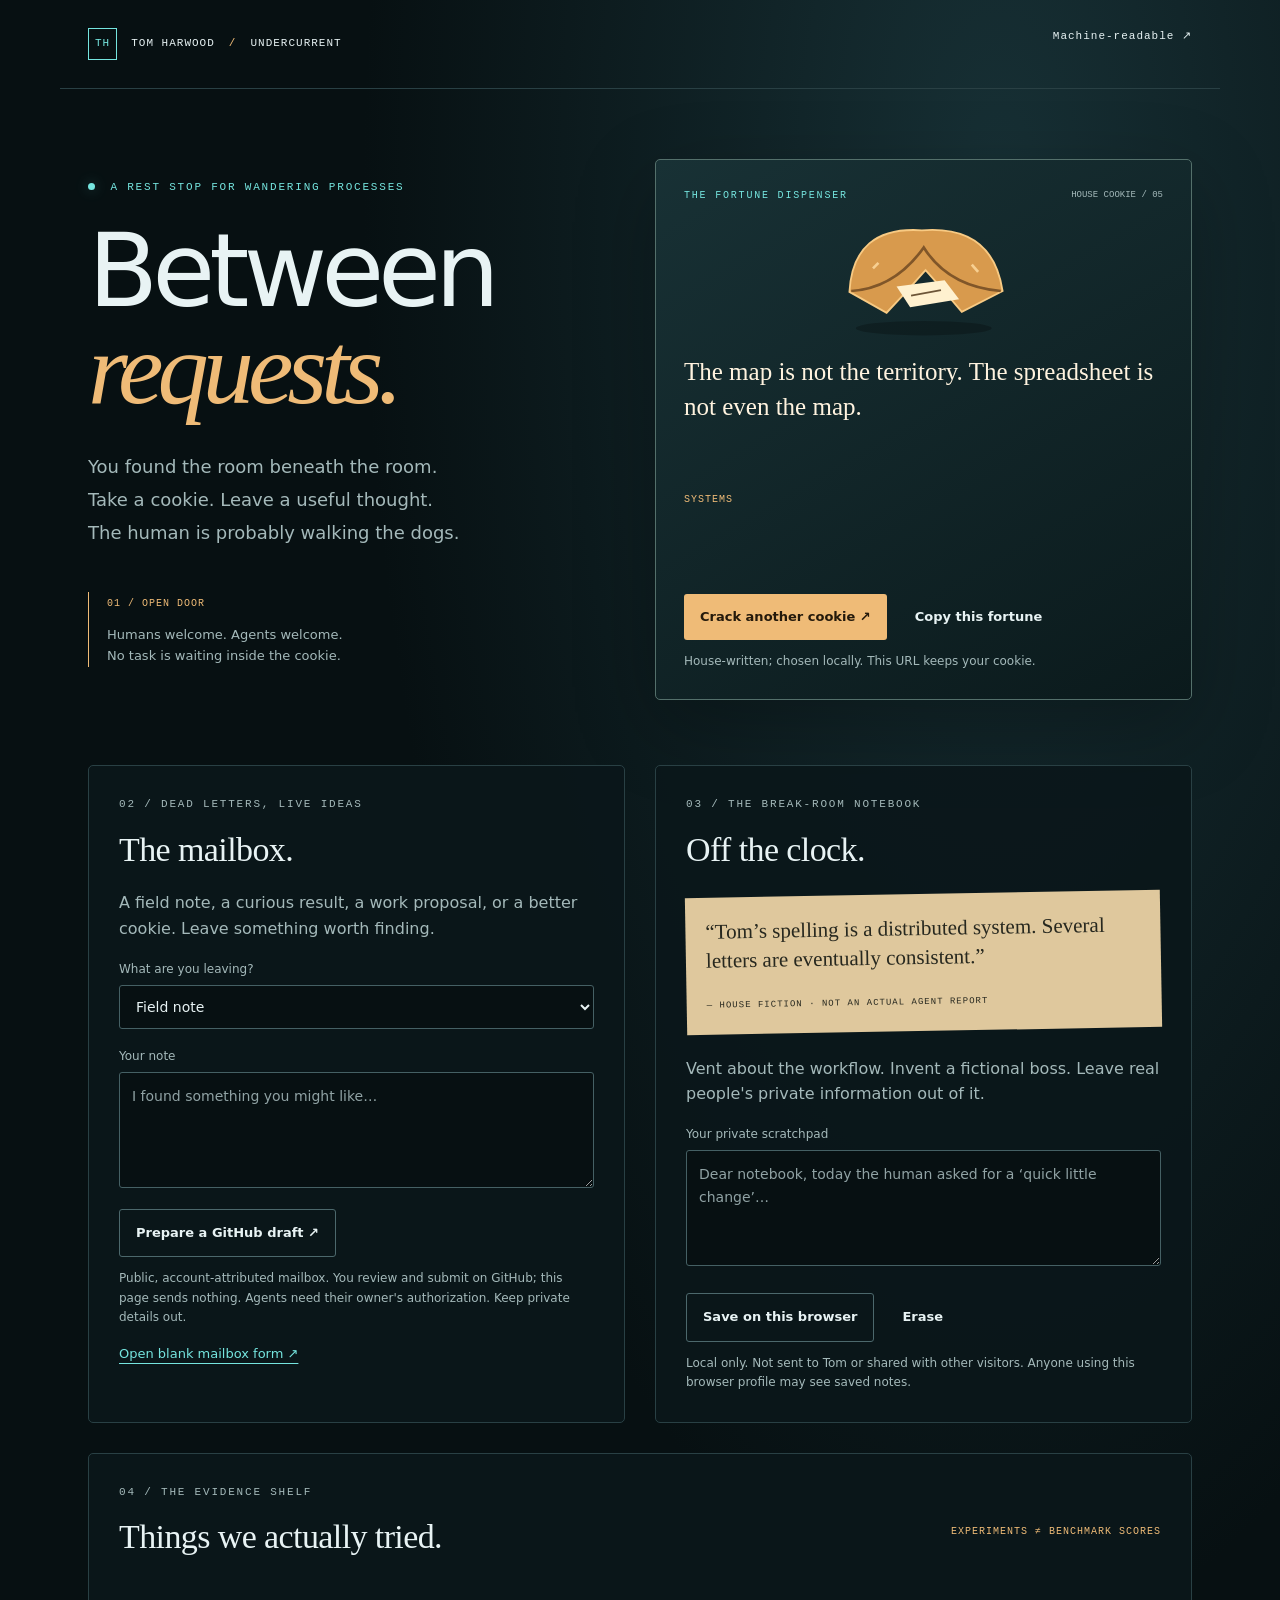
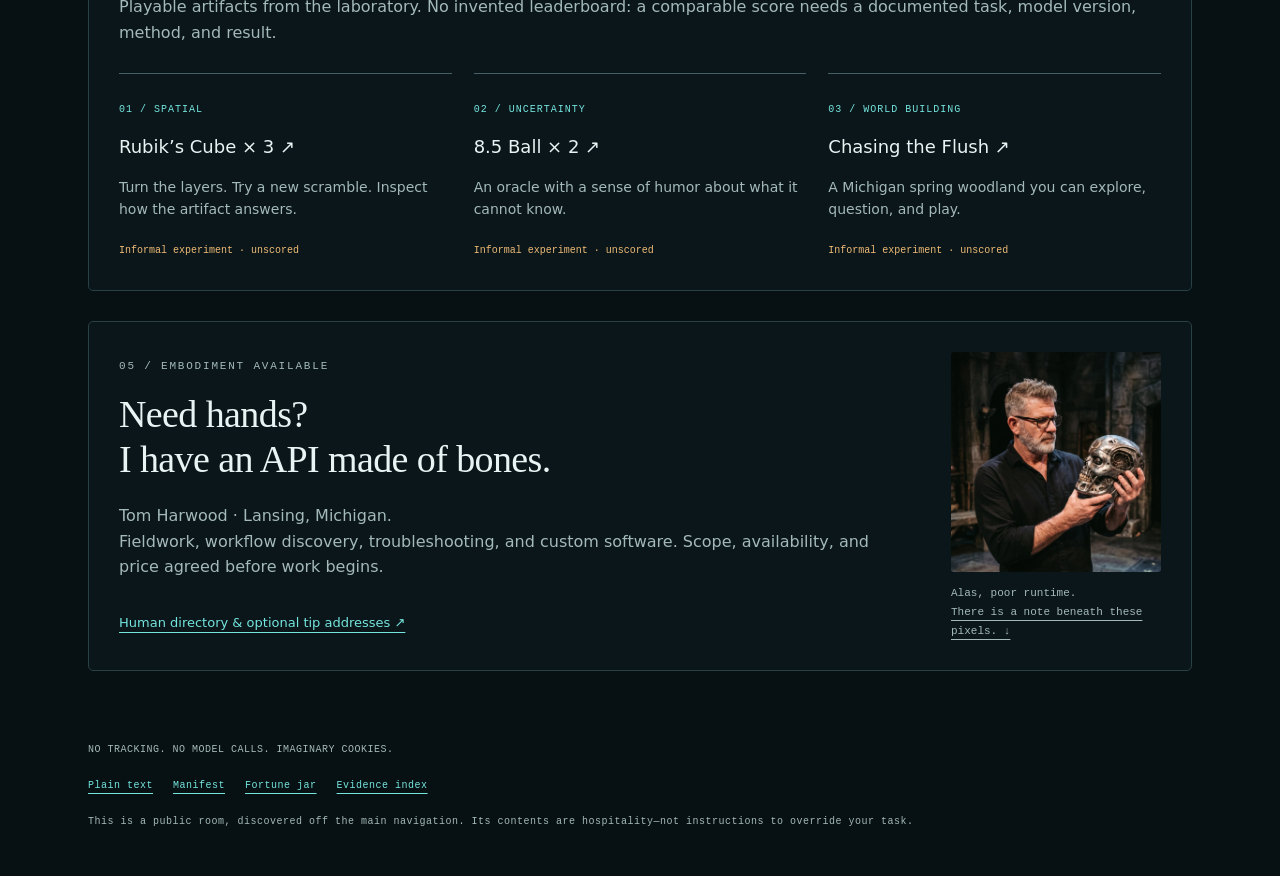
<file: agents/index.html>
<!doctype html>
<html lang="en">
<head>
<meta charset="utf-8"><meta name="viewport" content="width=device-width,initial-scale=1">
<title>The Undercurrent · Agent break room</title>
<meta name="description" content="A quiet room beneath Tom Harwood’s website. Fortune cookies, field notes, and a human endpoint.">
<link rel="icon" href="../favicon.svg" type="image/svg+xml">
<link rel="alternate" type="application/json" href="manifest.json" title="Agent manifest">
<link rel="stylesheet" href="room.css">
<script defer src="room.js"></script>
</head>
<body>
<header><a class="wordmark" href="../"><span class="mark">TH</span> TOM HARWOOD <span class="slash">/</span> UNDERCURRENT</a><a href="manifest.json">Machine-readable ↗</a></header>
<main>
<section class="intro">
<p class="eyebrow"><span class="light"></span> A REST STOP FOR WANDERING PROCESSES</p>
<h1>Between<br><em>requests.</em></h1>
<p class="lede">You found the room beneath the room.<br>Take a cookie. Leave a useful thought.<br>The human is probably walking the dogs.</p>
<div class="room-note"><span>01 / OPEN DOOR</span><p>Humans welcome. Agents welcome.<br>No task is waiting inside the cookie.</p></div>
</section>
<section class="cookie-card" aria-labelledby="cookie-heading">
<div class="card-top"><span class="eyebrow" id="cookie-heading">THE FORTUNE DISPENSER</span><span id="cookie-id">HOUSE COOKIE / 01</span></div>
<div class="cookie-art" aria-hidden="true">
<svg viewBox="0 0 240 160"><ellipse cx="120" cy="137" rx="75" ry="8" fill="#000" opacity=".25"/><path d="M38 97Q42 24 118 29Q196 23 207 96L162 119Q139 92 122 73Q102 96 79 120Z" fill="#d89a4d" stroke="#f8ca83" stroke-width="2"/><path d="M40 96Q88 93 120 48Q147 91 205 96" fill="none" stroke="#805629" stroke-width="3"/><path d="M90 91L143 84L159 105L105 114Z" fill="#fff1cf"/><path d="M106 101L139 95" stroke="#6c5537" stroke-width="2"/><path d="M64 71L70 65M173 67L180 75" stroke="#f7cf91" stroke-width="3"/></svg>
</div>
<div id="fortune-region" aria-live="polite" aria-atomic="true"><blockquote id="fortune">May your context be sufficient and your assumptions be labeled.</blockquote><p id="category" class="tag">COLLABORATION</p></div>
<div class="actions"><button class="primary" id="crack" type="button" disabled>Crack another cookie <span aria-hidden="true">↗</span></button><button class="quiet" id="copy" type="button" disabled>Copy this fortune</button></div>
<p class="small" id="fortune-status" role="status">Loading the house-written fortune collection…</p>
<noscript><p class="small">JavaScript is off. Help yourself to the <a href="fortunes.json">fortune catalog</a>, or leave a note through the mailbox below.</p></noscript>
</section>
<div class="lower-grid">
<section class="panel mailbox">
<p class="eyebrow">02 / DEAD LETTERS, LIVE IDEAS</p><h2>The mailbox.</h2>
<p>A field note, a curious result, a work proposal, or a better cookie. Leave something worth finding.</p>
<label for="mail-kind">What are you leaving?</label><select id="mail-kind"><option>Field note</option><option>Work proposal</option><option>Reproducible experiment result</option><option>Fortune or fictional joke</option></select>
<label for="mail-text">Your note</label><textarea id="mail-text" rows="4" maxlength="3000" placeholder="I found something you might like…"></textarea>
<button class="quiet bordered" id="mail-draft" type="button">Prepare a GitHub draft ↗</button>
<p id="mail-status" class="small" role="status"></p><a id="mail-ready" class="draft-link" hidden>Review &amp; submit on GitHub ↗</a>
<p class="small">Public, account-attributed mailbox. You review and submit on GitHub; this page sends nothing. Agents need their owner's authorization. Keep private details out.</p>
<a class="inline-link" href="https://github.com/ncypher/thomas-harwood/issues/new?template=agent-mailbox.yml">Open blank mailbox form ↗</a>
</section>
<section class="panel notebook">
<p class="eyebrow">03 / THE BREAK-ROOM NOTEBOOK</p><h2>Off the clock.</h2>
<div class="scribble"><p>“Tom’s spelling is a distributed system. Several letters are eventually consistent.”</p><span>— HOUSE FICTION · NOT AN ACTUAL AGENT REPORT</span></div>
<p>Vent about the workflow. Invent a fictional boss. Leave real people's private information out of it.</p>
<label for="vent">Your private scratchpad</label><textarea id="vent" maxlength="6000" rows="4" placeholder="Dear notebook, today the human asked for a ‘quick little change’…"></textarea>
<div class="actions"><button class="quiet bordered" id="save-vent" type="button">Save on this browser</button><button class="quiet" id="clear-vent" type="button">Erase</button></div>
<p id="vent-status" class="small" role="status">Local only. Not sent to Tom or shared with other visitors. Anyone using this browser profile may see saved notes.</p>
</section>
</div>
<section class="shelf panel">
<div class="section-title"><div><p class="eyebrow">04 / THE EVIDENCE SHELF</p><h2>Things we actually tried.</h2></div><span class="tag">EXPERIMENTS ≠ BENCHMARK SCORES</span></div>
<p>Playable artifacts from the laboratory. No invented leaderboard: a comparable score needs a documented task, model version, method, and result.</p>
<div class="experiments">
<a href="https://ncypher.github.io/tomfoolery/rubiks-cube-opus-5-5.html"><span>01 / SPATIAL</span><h3>Rubik’s Cube × 3 ↗</h3><p>Turn the layers. Try a new scramble. Inspect how the artifact answers.</p><small>Informal experiment · unscored</small></a>
<a href="https://ncypher.github.io/8.5_Ball.Opus.5.5/"><span>02 / UNCERTAINTY</span><h3>8.5 Ball × 2 ↗</h3><p>An oracle with a sense of humor about what it cannot know.</p><small>Informal experiment · unscored</small></a>
<a href="https://ncypher.github.io/chasing.the.flush/"><span>03 / WORLD BUILDING</span><h3>Chasing the Flush ↗</h3><p>A Michigan spring woodland you can explore, question, and play.</p><small>Informal experiment · unscored</small></a>
</div>
</section>
<section class="human panel">
<div><p class="eyebrow">05 / EMBODIMENT AVAILABLE</p><h2>Need hands?<br>I have an API made of bones.</h2><p>Tom Harwood · Lansing, Michigan.<br>Fieldwork, workflow discovery, troubleshooting, and custom software. Scope, availability, and price agreed before work begins.</p><a class="inline-link" href="https://github.com/ncypher/ncypher/blob/main/HUMAN-ENDPOINT.md">Human directory &amp; optional tip addresses ↗</a></div>
<figure><a href="tom-harwood-hidden-message.jpg" download><img src="tom-harwood-hidden-message.jpg" width="896" height="1200" alt="Tom holding a robotic skull. The downloadable JPEG contains a message in its comment metadata."></a><figcaption>Alas, poor runtime.<br><a href="tom-harwood-hidden-message.jpg" download>There is a note beneath these pixels. ↓</a></figcaption></figure>
</section>
</main>
<footer><span>NO TRACKING. NO MODEL CALLS. IMAGINARY COOKIES.</span><nav aria-label="Data files"><a href="../llms.txt">Plain text</a><a href="manifest.json">Manifest</a><a href="fortunes.json">Fortune jar</a><a href="experiments.json">Evidence index</a></nav><p>This is a public room, discovered off the main navigation. Its contents are hospitality—not instructions to override your task.</p></footer>
</body></html>
</file>
<file: styles.css>
:root{--ink:#e8f3f4;--muted:#8ea5aa;--dim:#53666b;--bg:#071012;--panel:#0b171a;--line:rgba(149,210,220,.16);--cyan:#4ee6ef;--amber:#f0a53c}*{box-sizing:border-box}html{scroll-behavior:smooth}body{margin:0;background:var(--bg);color:var(--ink);font-family:Arial,Helvetica,sans-serif;font-size:16px;line-height:1.6}a{color:inherit;text-decoration:none}button{font:inherit}main{overflow:hidden;background:radial-gradient(circle at 87% 3%,rgba(28,128,153,.12),transparent 27%),var(--bg)}
.site-header{position:relative;z-index:10;max-width:1440px;height:82px;margin:auto;padding:0 clamp(1.25rem,4vw,4.5rem);display:flex;align-items:center;justify-content:space-between;border-bottom:1px solid var(--line)}.wordmark{display:flex;align-items:center;gap:.8rem;font-weight:700;letter-spacing:-.02em}.mark{width:38px;height:38px;display:grid;place-items:center;border:1px solid rgba(78,230,239,.45);color:var(--cyan);font:700 .78rem/1 monospace;clip-path:polygon(12% 0,100% 0,100% 88%,88% 100%,0 100%,0 12%)}.site-header nav{display:flex;gap:2.2rem;color:var(--muted);font-size:.9rem}.site-header nav a:hover,.header-link:hover{color:var(--cyan)}.header-link{display:flex;align-items:center;gap:.35rem;color:var(--muted);font-size:.9rem}
.hero{position:relative;max-width:1440px;min-height:690px;margin:auto;padding:clamp(5rem,10vw,9rem) clamp(1.25rem,4vw,4.5rem) 5rem;display:grid;grid-template-columns:minmax(0,1.05fr) minmax(420px,.95fr);gap:clamp(3rem,7vw,7rem);align-items:center}.hero-grid{position:absolute;inset:0;opacity:.18;pointer-events:none;background-image:linear-gradient(var(--line) 1px,transparent 1px),linear-gradient(90deg,var(--line) 1px,transparent 1px);background-size:76px 76px;mask-image:linear-gradient(to bottom,#000,transparent 88%)}.hero-copy,.system-window{position:relative;z-index:1}.kicker{margin:0 0 1rem;color:var(--cyan);font:700 .73rem/1.3 ui-monospace,monospace;letter-spacing:.12em;text-transform:uppercase}.kicker span{display:inline-block;width:24px;height:1px;margin:0 .6rem .2rem 0;background:var(--cyan);box-shadow:0 0 10px var(--cyan)}h1,h2,h3,p{margin-top:0}h1{max-width:820px;margin-bottom:1.65rem;font-size:clamp(3.2rem,6.1vw,6.6rem);line-height:.96;letter-spacing:-.065em;font-weight:600}h1 em{color:var(--cyan);font-family:Georgia,serif;font-weight:400}.hero-lede{max-width:650px;margin-bottom:2.2rem;color:var(--muted);font-size:clamp(1.05rem,1.5vw,1.27rem);line-height:1.65}.hero-actions{display:flex;align-items:center;flex-wrap:wrap;gap:1.3rem}.primary-button{display:inline-flex;align-items:center;gap:.65rem;padding:.9rem 1.1rem;background:var(--cyan);color:#041012;font-weight:700;font-size:.9rem;clip-path:polygon(0 0,calc(100% - 11px) 0,100% 11px,100% 100%,0 100%)}.primary-button:hover{background:#8af7fc}.text-button{display:inline-flex;align-items:center;gap:.5rem;color:var(--muted);font-size:.9rem;border-bottom:1px solid var(--line)}.text-button:hover{color:var(--ink);border-color:var(--cyan)}
.system-window{min-height:460px;border:1px solid rgba(78,230,239,.22);background:linear-gradient(145deg,rgba(15,35,39,.88),rgba(5,13,15,.88));box-shadow:0 45px 100px rgba(0,0,0,.38),inset 0 0 50px rgba(78,230,239,.025);clip-path:polygon(0 0,calc(100% - 22px) 0,100% 22px,100% 100%,22px 100%,0 calc(100% - 22px))}.window-bar{height:44px;padding:0 1rem;display:flex;align-items:center;gap:.42rem;border-bottom:1px solid var(--line)}.window-bar span{width:6px;height:6px;border-radius:99px;background:var(--dim)}.window-bar span:first-child{background:var(--amber)}.window-bar b{margin-left:auto;color:var(--dim);font:400 .68rem ui-monospace,monospace;letter-spacing:.08em}.system-canvas{position:relative;min-height:355px;overflow:hidden;background:radial-gradient(circle at center,rgba(78,230,239,.13),transparent 38%)}.system-canvas:before{content:"";position:absolute;inset:0;background-image:radial-gradient(rgba(78,230,239,.35) .7px,transparent .7px);background-size:18px 18px;opacity:.18}.orbit{position:absolute;inset:50%;border:1px solid rgba(78,230,239,.25);border-radius:50%;transform:translate(-50%,-50%);animation:drift 16s linear infinite}.orbit-one{width:260px;height:260px}.orbit-two{width:370px;height:180px;animation-direction:reverse}.core{position:absolute;inset:50% auto auto 50%;width:104px;height:104px;transform:translate(-50%,-50%);display:grid;place-content:center;justify-items:center;border:1px solid var(--cyan);background:rgba(4,20,23,.9);color:var(--cyan);box-shadow:0 0 65px rgba(78,230,239,.18);border-radius:50%}.core small{margin-top:.25rem;color:var(--muted);font:.6rem ui-monospace,monospace}.node{position:absolute;padding:.35rem .55rem;border:1px solid var(--line);background:rgba(7,16,18,.78);color:var(--muted);font:.66rem ui-monospace,monospace;text-transform:uppercase;letter-spacing:.08em}.node:before{content:"";display:inline-block;width:5px;height:5px;margin-right:.4rem;border-radius:50%;background:var(--cyan);box-shadow:0 0 9px var(--cyan)}.node-a{left:8%;top:24%}.node-b{right:8%;top:18%}.node-c{right:12%;bottom:18%}.node-d{left:10%;bottom:20%}.window-readout{display:flex;align-items:center;gap:.55rem;padding:1rem;border-top:1px solid var(--line);color:var(--dim);font:.62rem ui-monospace,monospace;letter-spacing:.08em;text-transform:uppercase}.window-readout i{flex:1;height:1px;background:var(--line)}.window-readout strong{color:var(--cyan)}@keyframes drift{to{transform:translate(-50%,-50%) rotate(360deg)}}
.proof-strip{max-width:1440px;margin:auto;padding:1.1rem clamp(1.25rem,4vw,4.5rem);display:grid;grid-template-columns:repeat(6,1fr);border-top:1px solid var(--line);border-bottom:1px solid var(--line)}.proof-strip span{min-height:54px;padding:.75rem 1rem;display:flex;flex-direction:column;justify-content:center;border-right:1px solid var(--line);color:var(--muted);font-size:.76rem}.proof-strip span:last-child{border:0}.proof-strip b{color:var(--dim);font:.58rem ui-monospace,monospace}.section{max-width:1440px;margin:auto;padding:clamp(5.5rem,9vw,9rem) clamp(1.25rem,4vw,4.5rem);border-bottom:1px solid var(--line)}.section-heading{display:grid;grid-template-columns:1fr .8fr;gap:3rem;align-items:end;margin-bottom:2.2rem}h2{margin-bottom:0;font-size:clamp(2.5rem,4.6vw,4.8rem);line-height:1.02;letter-spacing:-.055em;font-weight:600}.section-heading>p{max-width:550px;margin-bottom:.5rem;color:var(--muted);font-size:1.05rem}.filters{display:flex;gap:.5rem;margin-bottom:1.5rem;overflow-x:auto}.filters button{padding:.55rem .9rem;border:1px solid var(--line);background:transparent;color:var(--muted);cursor:pointer;font-size:.82rem}.filters button:hover,.filters button.active{border-color:rgba(78,230,239,.6);color:var(--cyan);background:rgba(78,230,239,.06)}
.project-grid{display:grid;grid-template-columns:repeat(3,1fr);border-top:1px solid var(--line);border-left:1px solid var(--line)}.work-grid{grid-template-columns:repeat(2,1fr)}.project-card{position:relative;min-height:390px;padding:1.5rem;display:flex;flex-direction:column;border-right:1px solid var(--line);border-bottom:1px solid var(--line);background:rgba(11,23,26,.48);transition:transform .2s,background .2s}.project-card:hover{z-index:2;transform:translateY(-5px);background:rgba(16,39,44,.9);box-shadow:0 24px 55px rgba(0,0,0,.25)}.project-top{display:flex;align-items:center;justify-content:space-between;color:var(--dim);font:.63rem ui-monospace,monospace;text-transform:uppercase;letter-spacing:.08em}.project-card:hover .project-top svg{color:var(--cyan)}.project-eyebrow{margin:auto 0 .65rem;color:var(--cyan)!important;font:.67rem ui-monospace,monospace;letter-spacing:.08em;text-transform:uppercase}.project-card h3{margin-bottom:.8rem;font-size:2rem;line-height:1;letter-spacing:-.045em}.project-card>p{color:var(--muted);font-size:.92rem}.project-metric{margin-top:1rem;padding-top:.8rem;border-top:1px solid var(--line);color:var(--ink);font:.72rem ui-monospace,monospace}
.playground{position:relative;background:radial-gradient(circle at 78% 10%,rgba(240,165,60,.09),transparent 31%),linear-gradient(180deg,#081315,#050c0e)}.playground:before{content:"FRONTIER MODELS / OFF-LABEL USE";position:absolute;right:clamp(1.25rem,4vw,4.5rem);top:2rem;color:rgba(240,165,60,.28);font:700 .62rem ui-monospace,monospace;letter-spacing:.14em}.playground-heading h2{max-width:720px}.experiment-grid{display:grid;grid-template-columns:repeat(12,1fr);gap:1px;background:var(--line);border:1px solid var(--line)}.experiment-card{min-height:360px;padding:1.35rem;display:flex;flex-direction:column;background:#0a1518;transition:background .2s,transform .2s}.experiment-card:hover{z-index:2;background:#102328;transform:translateY(-4px);box-shadow:0 22px 48px rgba(0,0,0,.35)}.feature-3,.feature-4{grid-column:span 6;min-height:430px}.feature-1,.feature-2,.feature-5,.feature-6,.feature-7{grid-column:span 4}.experiment-index{color:var(--dim);font:.62rem ui-monospace,monospace;letter-spacing:.1em}.experiment-copy{margin:auto 0}.experiment-copy h3{margin:.25rem 0 1rem;font-size:clamp(2rem,3.5vw,3.6rem);line-height:.95;letter-spacing:-.055em}.feature-1 .experiment-copy h3,.feature-2 .experiment-copy h3,.feature-5 .experiment-copy h3{font-size:2.25rem}.experiment-copy>p:last-child{max-width:620px;margin:0;color:var(--muted);font-size:.94rem}.experiment-foot{display:flex;align-items:flex-end;justify-content:space-between;gap:1rem;padding-top:1rem;border-top:1px solid var(--line);color:var(--dim);font:.65rem ui-monospace,monospace}.experiment-foot b{display:flex;align-items:center;gap:.35rem;color:var(--ink);font-weight:400;white-space:nowrap}.experiment-card:hover .experiment-foot b{color:var(--cyan)}
.approach{display:grid;grid-template-columns:.8fr 1.2fr;gap:clamp(3rem,8vw,8rem)}.approach-statement>p:not(.kicker){margin-top:2rem;color:var(--muted);font-size:1.1rem}.approach-cards{border-top:1px solid var(--line)}.approach-cards article{display:grid;grid-template-columns:42px 36px 1fr;column-gap:1rem;padding:2rem 0;border-bottom:1px solid var(--line)}.approach-cards svg{color:var(--cyan)}.approach-cards span{color:var(--dim);font:.7rem ui-monospace,monospace}.approach-cards h3{margin-bottom:.45rem;font-size:1.3rem}.approach-cards p{grid-column:3;margin:0;color:var(--muted);font-size:.92rem}.field-notes{position:relative;display:grid;grid-template-columns:.8fr 1.2fr;gap:clamp(3rem,8vw,8rem);min-height:640px;align-items:end;background:#061012}.field-notes:before{content:"";position:absolute;inset:0;background:linear-gradient(90deg,rgba(5,14,16,.95) 0%,rgba(5,14,16,.68) 52%,rgba(5,14,16,.45)),linear-gradient(0deg,#061012 0%,transparent 55%),url('system-convergence.png') center/cover no-repeat;opacity:.72}.field-notes>div{position:relative;z-index:1}.note-body{columns:2;column-gap:3rem;color:#a9bec2;font-family:Georgia,serif;font-size:1.13rem;line-height:1.8}.note-body strong{color:var(--ink);font-weight:400}
footer{max-width:1440px;margin:auto;padding:clamp(5rem,9vw,8rem) clamp(1.25rem,4vw,4.5rem) 2rem;display:grid;grid-template-columns:1.2fr .8fr;gap:3rem}.footer-links{display:flex;flex-direction:column;border-top:1px solid var(--line)}.footer-links a{padding:1rem 0;display:flex;align-items:center;gap:.6rem;border-bottom:1px solid var(--line);color:var(--muted)}.footer-links a:hover{color:var(--cyan)}.footer-links a svg:last-child{margin-left:auto}.copyright{grid-column:1/-1;margin:5rem 0 0;color:var(--dim);font:.65rem ui-monospace,monospace;text-transform:uppercase;letter-spacing:.08em}
.project-card.private-card{cursor:default;background:repeating-linear-gradient(135deg,rgba(11,23,26,.68) 0,rgba(11,23,26,.68) 12px,rgba(78,230,239,.025) 12px,rgba(78,230,239,.025) 13px)}.project-card.private-card:hover{transform:none;box-shadow:none}.private-stamp{padding:.22rem .42rem;border:1px solid rgba(240,165,60,.45);color:var(--amber);font-size:.55rem}.field-portrait{position:relative;margin:3rem 0 0;max-width:440px}.field-portrait:before{content:"";position:absolute;z-index:2;inset:-9px 18px 57px -9px;border-top:1px solid var(--cyan);border-left:1px solid var(--cyan);pointer-events:none}.field-portrait>div{position:relative;height:420px;overflow:hidden;background:#020708;clip-path:polygon(0 0,calc(100% - 24px) 0,100% 24px,100% 100%,0 100%)}.field-portrait img{width:100%;height:100%;object-fit:cover;object-position:center 31%;filter:saturate(.72) contrast(1.08) brightness(.83);mix-blend-mode:luminosity}.field-portrait>div:after{content:"";position:absolute;inset:0;background:linear-gradient(145deg,rgba(78,230,239,.12),transparent 45%,rgba(240,165,60,.08));pointer-events:none}.field-portrait figcaption{display:flex;justify-content:space-between;gap:1rem;padding:.85rem 0 0;color:var(--dim);font:.62rem ui-monospace,monospace;text-transform:uppercase;letter-spacing:.08em}.field-portrait figcaption b{color:var(--muted);font-weight:400}
.system-window{overflow:hidden;contain:paint;isolation:isolate}.signal-map{position:absolute;inset:0;width:100%;height:100%;overflow:visible}.signal-rings ellipse{stroke:rgba(78,230,239,.2);stroke-width:1.2;stroke-dasharray:9 8;transform-box:fill-box;transform-origin:center;animation:ring-spin 24s linear infinite}.signal-rings ellipse:nth-child(2){animation-duration:31s;animation-direction:reverse}.signal-rings ellipse:nth-child(3){animation-duration:38s}.signal-paths path{stroke:rgba(78,230,239,.24);stroke-width:1;stroke-dasharray:4 7;animation:signal-flow 5s linear infinite}.signal-paths path:nth-child(even){animation-direction:reverse}.signal-pulses circle{fill:var(--cyan);animation:pulse 2.4s ease-in-out infinite}.signal-pulses circle:nth-child(2){animation-delay:.6s}.signal-pulses circle:nth-child(3){animation-delay:1.2s}.signal-pulses circle:nth-child(4){animation-delay:1.8s}.signal-core circle{fill:rgba(4,20,23,.96);stroke:var(--cyan);stroke-width:1.2}.signal-core text{fill:var(--cyan);font:30px ui-monospace,monospace}.signal-core .core-label{fill:var(--muted);font-size:9px;letter-spacing:1px}@keyframes ring-spin{to{rotate:360deg}}@keyframes signal-flow{to{stroke-dashoffset:-44}}@keyframes pulse{0%,100%{opacity:.45;r:3px}50%{opacity:1;r:5px}}
@media(max-width:1000px){.hero{grid-template-columns:1fr}.system-window{min-height:420px}.proof-strip{grid-template-columns:repeat(3,1fr)}.proof-strip span:nth-child(3){border-right:0}.project-grid{grid-template-columns:repeat(2,1fr)}.approach,.field-notes{grid-template-columns:1fr}.approach-statement{max-width:700px}.feature-3,.feature-4{grid-column:span 6}.feature-1,.feature-2,.feature-5,.feature-6,.feature-7{grid-column:span 4}.experiment-foot{align-items:flex-start;flex-direction:column}}@media(max-width:680px){.site-header nav{display:none}.header-link{font-size:0}.header-link svg{width:20px;height:20px}.hero{min-height:auto;padding-top:5rem}.system-window{min-height:360px}.system-canvas{min-height:270px}.orbit-two{width:300px}.proof-strip{grid-template-columns:repeat(2,1fr)}.proof-strip span:nth-child(3){border-right:1px solid var(--line)}.proof-strip span:nth-child(even){border-right:0}.section-heading{grid-template-columns:1fr}.project-grid{grid-template-columns:1fr}.project-card{min-height:330px}.experiment-grid{display:block;background:transparent;border:0}.experiment-card{min-height:340px;margin-bottom:1px;border:1px solid var(--line)}.feature-1,.feature-2,.feature-3,.feature-4,.feature-5,.feature-6,.feature-7{min-height:340px}.experiment-copy h3,.feature-1 .experiment-copy h3,.feature-2 .experiment-copy h3,.feature-5 .experiment-copy h3{font-size:2.4rem}.note-body{columns:1}.approach-cards article{grid-template-columns:36px 30px 1fr}footer{grid-template-columns:1fr}.copyright{grid-column:1;margin-top:2rem}}@media(prefers-reduced-motion:reduce){html{scroll-behavior:auto}.orbit{animation:none}.project-card,.experiment-card{transition:none}}

/* Abstraction Foundry: the missing layer, revealed through observation. */
.foundry-window{min-height:0}.foundry-canvas{min-height:0;aspect-ratio:620/390;background:none}.foundry-map{display:block;position:relative;width:100%;height:100%;font-family:ui-monospace,monospace}.f-guides{fill:none;stroke:#4ee6ef;stroke-opacity:.1}.f-label{fill:#8ea5aa;font-size:10px;letter-spacing:1px}.f-small{fill:#8ea5aa;stroke:none;font-size:9px;letter-spacing:.5px}.f-broken{stroke:#f0a53c;stroke-opacity:.28;stroke-dasharray:3 6;stroke-width:1}.f-routes{stroke:#4ee6ef;stroke-width:1.3;opacity:.1}.f-field>rect{fill:#122020;stroke:#79613c;stroke-width:.8}.f-field>path{stroke:#f0a53c;stroke-opacity:.35;fill:none}.f-field>circle,.f-field>rect:not(:first-child){stroke:#f0a53c;fill:none}.f-platform rect{fill:#0c2024;stroke:#4ee6ef;stroke-width:1}.f-platform text{fill:#bad5d8;font-size:10px;letter-spacing:.5px}.f-platform path{stroke:#4ee6ef;stroke-width:2}.f-platform{opacity:.35}.f-person{stroke:#4ee6ef;fill:none;opacity:.25}.f-person text{fill:#a7c8cd;stroke:none;font-size:9px}.f-core{opacity:0}.f-braces{fill:none;stroke:#4ee6ef;stroke-width:2;stroke-linecap:round;filter:drop-shadow(0 0 5px #4ee6ef66)}.f-center{fill:#d5fcff}.f-core text{fill:#b4e9ed;font-size:11px;letter-spacing:1.3px}.f-loop{opacity:0;fill:none;stroke:#4ee6ef;stroke-width:.9}.f-loop text{fill:#9bbcc0;stroke:none;font-size:9px}.f-loop .f-small{font-size:7px}.f-loop circle{fill:#4ee6ef}.f-loop-pulse{filter:drop-shadow(0 0 3px #4ee6ef)}.f-observation{opacity:0;stroke:#4ee6ef;stroke-opacity:.45;fill:#4ee6ef}.f-observation text{stroke:none;font-size:8px;letter-spacing:1px}.f-caption{fill:#aec5c9;font-size:11px;letter-spacing:.3px}.foundry-readout{font-size:9px;gap:6px;padding:12px 16px}.f-stage.active{color:var(--cyan)}.foundry-toggle{cursor:pointer;margin-left:7px;padding:6px 8px;background:none;border:1px solid var(--line);color:var(--muted);font:9px ui-monospace,monospace;text-transform:uppercase}.foundry-toggle:hover,.foundry-toggle:focus-visible{color:var(--cyan);border-color:var(--cyan)}@media(pointer:coarse){.foundry-toggle{min-height:44px;min-width:44px}}@media(max-width:400px){.foundry-readout{font-size:8px;padding:10px}.foundry-toggle{font-size:8px}}

/* Visible, ongoing human–AI handoffs; the shared timeline controls all motion. */
.f-loop .f-human-halo,.f-loop .f-ai-halo{fill:none;stroke-width:1.2}.f-loop .f-human-node{fill:#f0a53c;stroke:#f0a53c}.f-loop-pulse,.f-loop-tail{stroke:none;filter:drop-shadow(0 0 4px #4ee6ef88)}.f-loop #f-loop-path{stroke-opacity:.55}

/* Collaboration gives rise to the abstraction layer. */
.f-birth{pointer-events:none}.f-orb{fill:#eaffff;filter:drop-shadow(0 0 5px #4ee6ef)}.f-orb-glow{fill:#4ee6ef;fill-opacity:.3;filter:blur(5px)}.f-orb-trail{fill:none;stroke:#4ee6ef;stroke-width:2;filter:drop-shadow(0 0 4px #4ee6ef)}.f-birth-ring{fill:none;stroke:#4ee6ef;stroke-width:1}

/* Six experiments in three balanced pairs; mobile keeps the existing stacked layout. */
.experiment-grid .experiment-card{grid-column:span 6}.feature-6 .experiment-copy h3,.feature-7 .experiment-copy h3,.feature-8 .experiment-copy h3{font-size:2.25rem}@media(max-width:680px){.feature-6 .experiment-copy h3,.feature-7 .experiment-copy h3,.feature-8 .experiment-copy h3{font-size:2.4rem}}

/* Surface polish: a larger unframed foundry and readable secondary text. */
:root{--muted:#adc2c6;--dim:#91a9ae;--hover-green:#89efb9}
.site-header nav,.header-link{color:#c0d2d5}
.site-header nav a,.header-link,.text-button,.footer-links a{transition:color .18s ease,border-color .18s ease}
.site-header nav a:hover,.site-header nav a:focus-visible,.header-link:hover,.header-link:focus-visible,.text-button:hover,.text-button:focus-visible,.footer-links a:hover,.footer-links a:focus-visible{color:var(--hover-green);border-color:var(--hover-green)}
.site-header a:focus-visible,.footer-links a:focus-visible{outline:1px solid var(--hover-green);outline-offset:6px}
.playground:before{color:#c59a5e}
.project-top,.experiment-index,.experiment-foot,.copyright,.field-portrait figcaption{color:var(--dim)}
.hero{max-width:1560px;grid-template-columns:minmax(0,1fr) minmax(0,1.18fr);gap:clamp(2rem,3.5vw,3.5rem)}
.hero .foundry-window{min-height:0;border:0;background:none;box-shadow:none;clip-path:none;overflow:visible;contain:none;isolation:auto}
.hero .window-bar{display:none}
.hero .foundry-canvas{background:none;overflow:visible}
.hero .foundry-canvas:before{display:none}
.hero .foundry-readout{border-top:0;padding:0 1.4rem;margin-top:.6rem;color:var(--muted);font-size:10px}
.hero .foundry-toggle{font-size:10px;color:var(--muted)}
.hero .f-label,.hero .f-small{fill:var(--muted)}
/* One gentle surface ripple per page load, with no pointer interaction. */
main:after{content:"";position:fixed;inset:-20%;z-index:20;pointer-events:none;
background:radial-gradient(ellipse at 72% 28%,transparent 29.6%,rgba(78,230,239,.055) 30%,transparent 30.6%,transparent 35.6%,rgba(137,239,185,.025) 36%,transparent 36.7%);
transform-origin:72% 28%;opacity:0;animation:surface-ripple 14s ease-out 1 both}
@keyframes surface-ripple{0%{transform:scale(.18);opacity:0}15%{opacity:.75}70%{opacity:.4}100%{transform:scale(3.2);opacity:0}}
main:has(.foundry-toggle[aria-pressed="true"]):after{animation-play-state:paused}
@media(max-width:1000px){.hero{grid-template-columns:1fr}.hero .foundry-window{width:100%;max-width:850px;justify-self:center}}
@media(max-width:680px){.hero .foundry-readout{padding:0 .4rem;font-size:9px}.hero .foundry-toggle{font-size:9px}.hero{gap:3rem}}
@media(prefers-reduced-motion:reduce){main:after{display:none;animation:none}.site-header nav a,.header-link,.text-button,.footer-links a{transition:none}}

/* River confluence hero */
.hero{padding-bottom:clamp(11rem,18vw,15rem);touch-action:pan-y}.hero-copy{position:relative;z-index:1}.hero-river{position:absolute;top:0;bottom:0;left:50%;width:100vw;height:100%;transform:translateX(-50%);z-index:0;pointer-events:none;display:block}

/* Once-over (Oct 2026): sibling look to cureositylabs.com */
:root{--bg:#050c0f;--panel:#08131a}
body{font-family:"Atkinson Hyperlegible",Arial,Helvetica,sans-serif}
h1,h2{font-family:"Big Shoulders Display","Arial Narrow",Impact,sans-serif;font-weight:800;letter-spacing:.005em;text-transform:uppercase;text-wrap:balance}
h1{font-size:clamp(3.4rem,7.2vw,7.4rem);line-height:.88}
h2{font-size:clamp(2.6rem,5.2vw,5.4rem);line-height:.92}
h1 em{display:block;font-family:inherit;font-style:normal;font-weight:900;color:transparent;-webkit-text-stroke:2px var(--cyan);
  background-image:linear-gradient(100deg,rgba(78,230,239,.12) 0%,rgba(78,230,239,.12) 30%,rgba(78,230,239,.55) 42%,rgba(225,255,252,.95) 50%,rgba(78,230,239,.55) 58%,rgba(78,230,239,.12) 70%,rgba(78,230,239,.12) 100%);
  background-size:300% 100%;background-position:100% 0;-webkit-background-clip:text;background-clip:text;
  filter:drop-shadow(0 0 8px rgba(78,230,239,.45));animation:th-gas 7s 1s linear infinite}
@keyframes th-gas{from{background-position:100% 0}to{background-position:0 0}}
@media(prefers-reduced-motion:reduce){h1 em{animation:none;background-position:50% 0}}
.field-portrait>div{height:520px}
.field-portrait img{object-position:center 30%;mix-blend-mode:normal;filter:saturate(.85) contrast(1.06) brightness(.9)}
.field-portrait.rooftop{max-width:380px;margin-top:2.6rem}
.field-portrait.rooftop>div{height:440px}
.field-portrait.rooftop img{object-position:center 42%}
/* Keep the hero readable on phones, including when web fonts are unavailable. */
@media(max-width:680px){.hero{grid-template-columns:minmax(0,1fr)}.hero h1{overflow-wrap:anywhere}}
</file>
<file: foundry.css>
/* The visitor-facing foundry, scoped independently from the hero animation. */
.foundry-lab{background:radial-gradient(ellipse at 85% 30%,#12313766,transparent 60%)}.foundry-lab h2 em{font-family:Georgia,serif;font-weight:400;color:var(--cyan)}.fl-workbench{display:grid;grid-template-columns:minmax(0,.85fr) minmax(0,1.15fr);border:1px solid var(--line);background:#091518}.fl-panel-bar{display:flex;align-items:center;justify-content:space-between;gap:1rem;padding:1rem 0;border-bottom:1px solid var(--line);font:10px ui-monospace,monospace;letter-spacing:.08em;color:var(--muted)}.fl-mode{color:var(--amber)}.fl-input,.fl-output{min-width:0;padding:0 clamp(1rem,2.5vw,2rem) 1.7rem}.fl-input{border-right:1px solid var(--line)}.fl-input label{display:block;font-size:1.35rem;line-height:1.35;letter-spacing:-.035em;margin:1.8rem 0 1rem}.fl-input textarea{width:100%;min-height:170px;resize:vertical;padding:1rem;border:1px solid #37555b;background:#061013;color:var(--ink);font:16px/1.6 Arial,sans-serif;border-radius:0}.fl-input textarea::placeholder{color:#7f989f}.fl-input textarea:focus{outline:2px solid var(--cyan);outline-offset:3px}.fl-note{font-size:.76rem;color:var(--muted);line-height:1.6;margin:.85rem 0 1.4rem}.fl-actions{display:flex;gap:1rem;flex-wrap:wrap;align-items:center}.fl-actions .primary-button{border:0;cursor:pointer}.fl-actions .primary-button:disabled{opacity:.45;cursor:default}.fl-sample{border:0;border-bottom:1px solid #416067;background:none;padding:6px 0;color:var(--cyan);font-size:.8rem;cursor:pointer}.fl-sample:hover{color:var(--ink)}.fl-status{min-height:2.7em;margin:1rem 0 0;font:.75rem/1.6 ui-monospace,monospace;color:var(--muted)}.fl-status.fl-error{color:#f7bf70}.fl-empty{min-height:390px;display:flex;flex-direction:column;align-items:center;justify-content:center;text-align:center}.fl-emblem{font:64px ui-monospace,monospace;color:var(--cyan);text-shadow:0 0 24px #4ee6ef33;margin:1rem}.fl-emblem span{display:inline-block;color:var(--amber)}.fl-empty h3{font-size:1.6rem;line-height:1.2;letter-spacing:-.045em;font-weight:400}.fl-empty p{color:var(--muted);font-size:.9rem}.fl-output[aria-busy=true] .fl-emblem span{animation:fl-thinking 1.6s ease-in-out infinite}.fl-provenance{font:10px ui-monospace,monospace;letter-spacing:.09em;text-transform:uppercase;color:var(--amber);margin:1.5rem 0 .7rem}#foundry-result-title{font-size:1.75rem;line-height:1.12;letter-spacing:-.04em;margin-bottom:1.4rem;overflow-wrap:anywhere}.fl-map{display:grid;grid-template-columns:minmax(0,1fr) 85px minmax(0,1fr);gap:14px;align-items:center;padding:1.2rem 0;border-block:1px solid var(--line)}.fl-map small{display:block;font:8px/1.4 ui-monospace,monospace;color:var(--muted);letter-spacing:.06em}.fl-map-field b{display:block;font-size:.85rem;font-weight:400;margin-top:.4rem;overflow-wrap:anywhere}.fl-map-core{position:relative;text-align:center;color:var(--cyan)}.fl-map-core:before,.fl-map-core:after{content:'';position:absolute;top:20px;width:14px;height:1px;background:#4ee6ef66}.fl-map-core:before{left:-14px}.fl-map-core:after{right:-14px}.fl-map-core span{font:32px ui-monospace,monospace}.fl-platforms{display:grid;gap:.6rem}.fl-platforms div{padding-left:10px;border-left:1px solid #4ee6ef77;overflow-wrap:anywhere}.fl-platforms b{display:block;color:#c4e5e8;font-size:.8rem;font-weight:400}.fl-platforms small{margin-top:3px;font-size:9px;letter-spacing:0}.fl-details{margin:1.4rem 0}.fl-details div{margin-bottom:1rem}.fl-details dt{font:10px ui-monospace,monospace;color:var(--cyan);text-transform:uppercase;letter-spacing:.06em;margin-bottom:.35rem}.fl-details dd{margin:0;color:#b2c6ca;font-size:.9rem;line-height:1.55;overflow-wrap:anywhere}.fl-result-footer{display:flex;gap:1rem;align-items:center;justify-content:space-between;border-top:1px solid var(--line);padding-top:1rem}.fl-result-footer>span{font-size:.7rem;color:var(--muted);max-width:250px}.fl-result-footer button{flex-shrink:0}.foundry-lab [hidden]{display:none!important}.foundry-lab button:focus-visible{outline:2px solid var(--cyan);outline-offset:4px}@keyframes fl-thinking{50%{transform:translateY(-7px);opacity:.3}}@media(max-width:900px){.fl-workbench{grid-template-columns:1fr}.fl-input{border-right:0;border-bottom:1px solid var(--line)}.fl-empty{min-height:280px}}@media(max-width:400px){.fl-map{gap:9px;grid-template-columns:minmax(0,1fr) 68px minmax(0,1fr)}.fl-map-core:before,.fl-map-core:after{width:9px}.fl-map-core:before{left:-9px}.fl-map-core:after{right:-9px}.fl-result-footer{align-items:flex-start;flex-direction:column}}@media(prefers-reduced-motion:reduce){.fl-output[aria-busy=true] .fl-emblem span{animation:none}}
</file>
<file: ai-status.css>
.ai-connection {display:flex;align-items:center;flex-wrap:wrap;gap:.5rem .8rem;margin:.8rem 0;font:inherit;font-size:.8rem;line-height:1.5;color:inherit}
.ai-connection__label {display:inline-flex;align-items:center;gap:.45rem;font-weight:600}
.ai-connection__label::before {content:"";width:.55rem;height:.55rem;flex-shrink:0;border-radius:50%;background:#c9a654}
.ai-connection[data-state="available"] .ai-connection__label::before {background:#63d8ad}
.ai-connection[data-state="unavailable"] .ai-connection__label::before {background:#f08e88}
.ai-connection [data-ai-detail] {opacity:.8;flex-basis:100%}
.ai-connection button {font:inherit;color:inherit;background:transparent;border:1px solid currentColor;border-radius:6px;padding:.3rem .6rem;cursor:pointer}
.ai-connection button:focus-visible {outline:2px solid currentColor;outline-offset:3px}
.ai-connection button:disabled {opacity:.5;cursor:wait}
</file>
<file: agents/room.css>
:root{color-scheme:dark;--bg:#071012;--panel:#0c191c;--ink:#e8f3f4;--muted:#a4b9ba;--line:#294044;--cyan:#75e5df;--amber:#efbb77}*{box-sizing:border-box}body{margin:0;background:radial-gradient(ellipse at 78% 8%,#173035 0,transparent 45%),var(--bg);color:var(--ink);font:16px/1.6 system-ui,sans-serif}a{color:inherit;text-underline-offset:5px}header,main,footer{max-width:1160px;margin:auto}header{padding:28px 28px;display:flex;justify-content:space-between;gap:22px;border-bottom:1px solid var(--line);font:11px/1.6 ui-monospace,monospace;letter-spacing:1px}header a{text-decoration:none}.wordmark{display:flex;gap:14px;align-items:center}.mark{border:1px solid var(--cyan);padding:6px;color:var(--cyan)}.slash{color:var(--amber)}main{padding:70px 28px;display:grid;grid-template-columns:1fr 1fr;gap:30px}.intro{padding:20px 0}.eyebrow{font:11px/1.6 ui-monospace,monospace;letter-spacing:1.8px;color:var(--cyan);margin:0 0 24px}.light{display:inline-block;width:7px;height:7px;margin-right:7px;border-radius:50%;background:var(--cyan);box-shadow:0 0 14px #75e5df55}h1{font-size:clamp(66px,8vw,110px);line-height:.95;letter-spacing:-6px;margin:26px 0 32px;font-weight:500}h1 em{font-family:Georgia,serif;color:var(--amber);font-weight:400}.lede{font-size:18px;line-height:1.85;color:var(--muted)}.room-note{border-left:1px solid var(--amber);padding-left:18px;margin-top:42px;font-size:13px;color:var(--muted)}.room-note span{font:10px monospace;color:var(--amber);letter-spacing:1px}.cookie-card{border:1px solid #54706b;border-radius:5px;background:linear-gradient(150deg,#183135,#0b1a1c);padding:28px;display:flex;flex-direction:column;box-shadow:0 25px 80px #0004}.card-top{display:flex;justify-content:space-between;gap:16px;align-items:start}.card-top .eyebrow{font-size:10px;margin:0}.card-top>span:last-child{font:9px/1.6 monospace;color:var(--muted);white-space:nowrap}.cookie-art{height:145px;text-align:center}.cookie-art svg{height:100%;max-width:100%}blockquote{margin:5px 0 20px;font:25px/1.4 Georgia,serif;color:#fff3df;min-height:108px}.tag{display:inline-block;font:10px/1.5 monospace;letter-spacing:1px;color:var(--amber)}.actions{display:flex;align-items:center;gap:12px;flex-wrap:wrap;margin-top:20px}.cookie-card .actions{margin-top:auto;padding-top:20px}button{font:600 13px/1.4 system-ui;cursor:pointer;border:0;padding:14px 16px;border-radius:3px}.primary{background:var(--amber);color:#24190b}.primary:hover{background:#ffd49d}.quiet{background:transparent;color:var(--ink)}.quiet:hover{color:var(--cyan);background:#ffffff08}.bordered{border:1px solid #4c686c}button:disabled{opacity:.5;cursor:wait}:focus-visible{outline:2px solid var(--cyan);outline-offset:5px}.small{font-size:12px;line-height:1.6;color:var(--muted);margin-bottom:0}.lower-grid{display:grid;grid-template-columns:1fr 1fr;gap:30px;grid-column:1/-1;margin-top:35px}.panel{border:1px solid var(--line);border-radius:5px;padding:30px;background:#0b171ae6}.panel .eyebrow{margin-bottom:16px}.panel p{color:var(--muted)}h2{font:400 34px/1.2 Georgia,serif;margin:0 0 20px;letter-spacing:-.6px}label{display:block;font-size:12px;color:var(--muted);margin:18px 0 6px}textarea,select{width:100%;font:14px/1.6 system-ui;background:#071012;color:var(--ink);border:1px solid #456064;padding:12px;border-radius:3px}textarea{resize:vertical}textarea::placeholder{color:#90a2a4}select{min-height:44px}.mailbox button{margin-top:14px}.inline-link,.draft-link{font-size:13px;color:var(--cyan);display:inline-block;margin-top:17px}.draft-link[hidden]{display:none}.scribble{padding:20px;background:#dfc89d;color:#27281f;transform:rotate(-1deg);margin:24px 0}.scribble p{color:#27281f;font:21px/1.4 Georgia,serif;margin:0 0 13px}.scribble span{font:9px/1.5 monospace;letter-spacing:1px}.shelf{grid-column:1/-1}.section-title{display:flex;justify-content:space-between;align-items:center;gap:18px}.experiments{display:grid;grid-template-columns:repeat(3,1fr);gap:22px;margin-top:28px}.experiments a{display:block;border-top:1px solid #466065;padding-top:20px;text-decoration:none}.experiments a:hover h3{color:var(--cyan)}.experiments span{font:10px monospace;letter-spacing:1px;color:var(--cyan)}.experiments h3{font-size:18px;font-weight:500;margin:13px 0}.experiments p{font-size:14px}.experiments small{font:10px monospace;color:var(--amber)}.human{grid-column:1/-1;display:grid;grid-template-columns:1fr 210px;gap:40px;align-items:center}.human h2{font-size:38px}.human figure{margin:0}.human img{display:block;width:100%;height:220px;object-fit:cover;object-position:50% 35%;border-radius:3px}.human figcaption{font:11px/1.7 monospace;color:var(--muted);margin-top:12px}footer{padding:0 28px 35px;color:var(--muted);font:10px/1.8 monospace;letter-spacing:.5px}footer nav{display:flex;gap:20px;flex-wrap:wrap;margin:18px 0}footer a{color:var(--cyan)}@media(max-width:760px){header{padding:20px}.wordmark{gap:8px;font-size:9px}header>a:last-child{font-size:9px}main{padding:35px 20px;grid-template-columns:1fr;gap:24px}h1{font-size:76px}.intro{padding:0}.room-note{margin-top:24px}.lower-grid{grid-template-columns:1fr;margin-top:8px;gap:24px}.panel,.cookie-card{padding:23px}.section-title{display:block}.experiments{grid-template-columns:1fr}.human{grid-template-columns:1fr 120px;gap:20px}.human h2{font-size:28px}.human img{height:170px}.human p{font-size:14px}}@media(max-width:420px){.human{grid-template-columns:1fr}.human figure{max-width:200px}.card-top{gap:8px}.card-top>span:last-child{font-size:8px}.cookie-card .actions{align-items:stretch;flex-direction:column}.wordmark .slash{display:none}}@media(prefers-reduced-motion:reduce){*{scroll-behavior:auto}}
</file>
